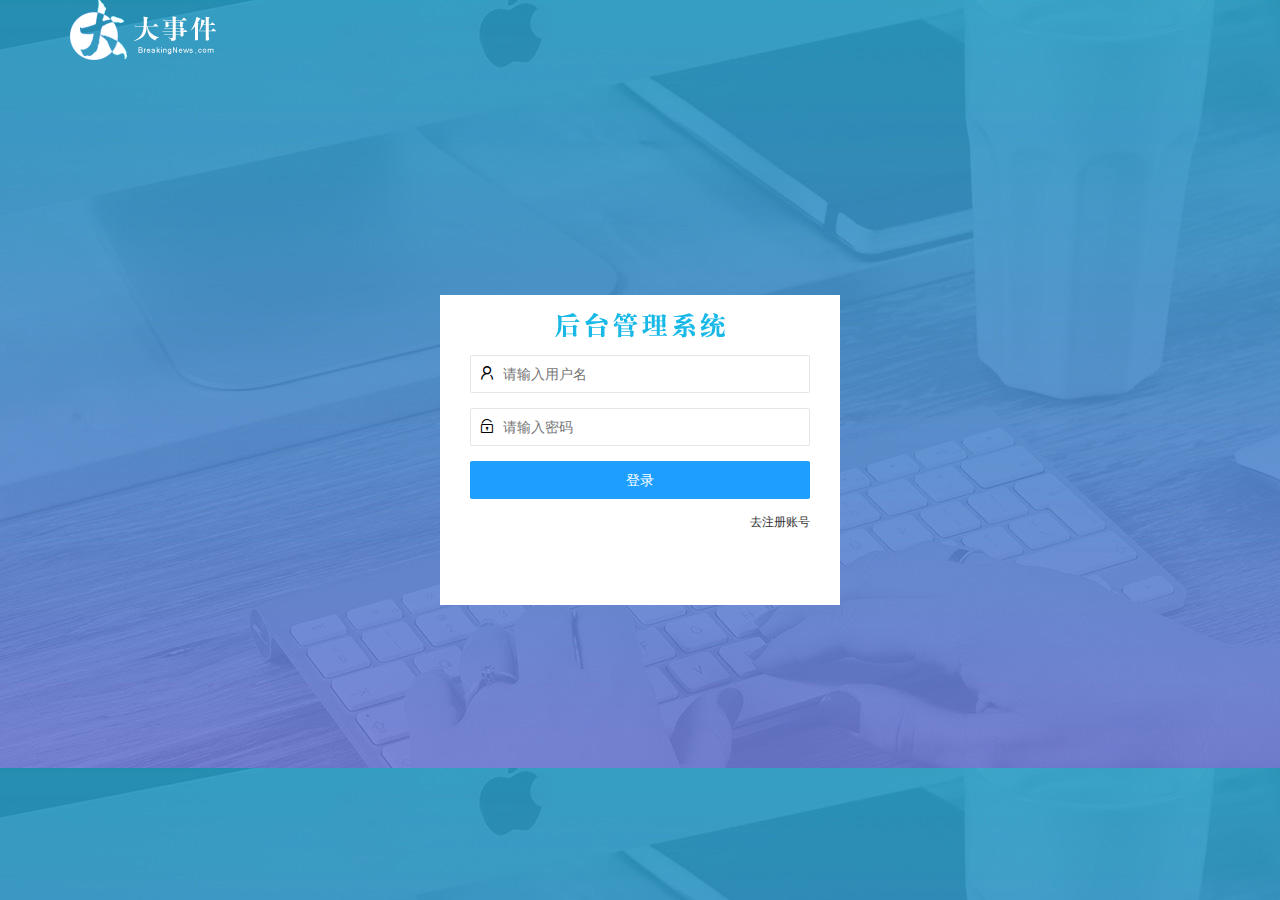
<file: login.html>
<!DOCTYPE html>
<html lang="en">
<head>
    <meta charset="UTF-8">
    <meta http-equiv="X-UA-Compatible" content="IE=edge">
    <meta name="viewport" content="width=device-width, initial-scale=1.0">
    <title>大事件-登陆/注册</title>
    <!-- 导入LayUI样式 -->
    <link rel="stylesheet" href="./assets/lib/layui/css/layui.css">
    <link rel="stylesheet" href="./assets/css/login.css">
</head>
<body>
    <div class="logo layui-main">
        <img src="./assets/images/logo.png" alt="">
    </div>
    <div class="loginAddRegBox">
        <div class="title-box"></div>
        <div class="login-box">
            <!-- 登录表单 -->
            <form class="layui-form" id="login_form">
                <!-- 用户名 -->
                <div class="layui-form-item">
                    <i class="layui-icon layui-icon-username"></i>  
                    <input type="text" name="username" required  lay-verify="required" placeholder="请输入用户名" autocomplete="off" class="layui-input">
                </div>
                <!-- 密码 -->
                <div class="layui-form-item">
                    <i class="layui-icon layui-icon-password"></i>  
                    <input type="password" name="password" required  lay-verify="required|pwd" placeholder="请输入密码" autocomplete="off" class="layui-input">
                </div>
                <!-- 登录按钮 -->
                <div class="layui-form-item">
                    <button class="layui-btn layui-btn-fluid layui-btn layui-btn-normal" lay-submit lay-filter="formDemo">登录</button>
                </div>
                <div class="layui-form-item link">
                    <a href="javascript:;" id="link_reg">去注册账号</a>
                </div>
            </form>
        </div>
        <div class="reg-box">
            <!-- 注册表单 -->
            <form class="layui-form" action="" id="form-reg">
                <!-- 用户名 -->
                <div class="layui-form-item">
                    <i class="layui-icon layui-icon-username"></i>  
                    <input type="text" name="username" required  lay-verify="required" placeholder="请输入用户名" autocomplete="off" class="layui-input">
                </div>
                <!-- 密码 -->
                <div class="layui-form-item">
                    <i class="layui-icon layui-icon-password"></i>  
                    <input type="password" name="password" required  lay-verify="required|pwd" placeholder="请输入密码" autocomplete="off" class="layui-input">
                </div>
                <!-- 再次确认密码 -->
                <div class="layui-form-item">
                    <i class="layui-icon layui-icon-password"></i>  
                    <input type="password" name="repassword" required  lay-verify="required|pwd|repwd" placeholder="再次确认密码" autocomplete="off" class="layui-input">
                </div>
                <!-- 注册按钮 -->
                <div class="layui-form-item">
                    <button class="layui-btn layui-btn-fluid layui-btn layui-btn-normal" lay-submit lay-filter="formDemo">注册</button>
                </div>
                <div class="layui-form-item link">
                    <a href="javascript:;" id="link_login">去登录</a>
                </div>
            </form>
        </div>
    </div>

    <!-- 导入jQuery -->
    <script src="./assets/lib/layui/layui.all.js"></script>
    <script src="./assets/lib/jquery.js"></script>
    <!-- 导入自己封装的baseAPI -->
    <script src="./assets/js/baseAPI.js"></script>
    <script src="./assets/js/login.js"></script>
</body>
</html>
</file>
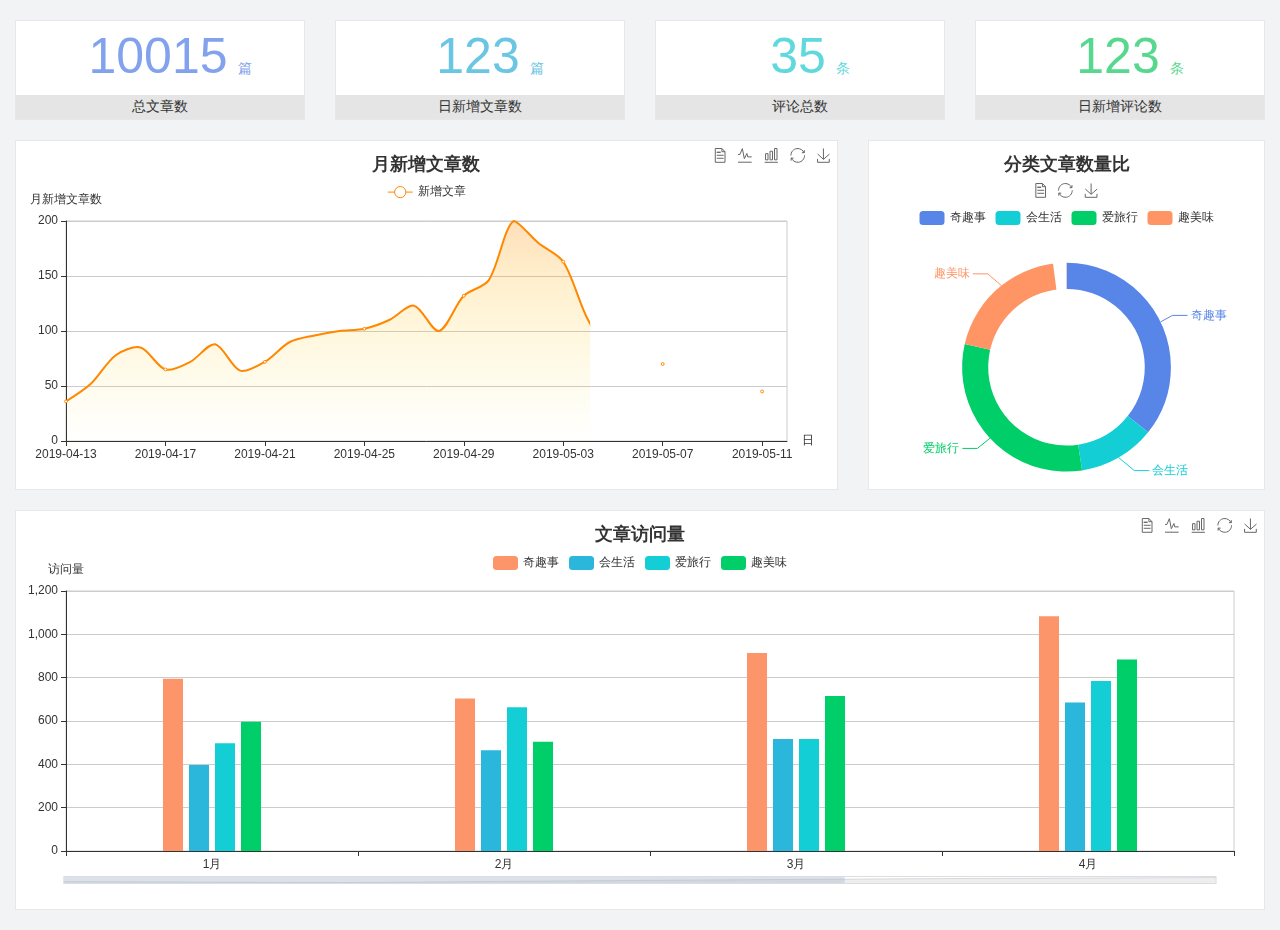
<file: home/dashboard.html>
<!DOCTYPE html>
<html lang="en">

<head>
  <meta charset="UTF-8">
  <meta name="viewport" content="width=device-width, initial-scale=1.0">
  <meta http-equiv="X-UA-Compatible" content="ie=edge">
  <title>图表统计</title>
  <link rel="stylesheet" href="../../assets/lib/bootstrap.css" />
  <link rel="stylesheet" href="../../assets/lib/main.css" />
  <script src="../../assets/lib/jquery.js"></script>
  <script type="text/javascript" src="../../assets/lib/echarts.min.js"></script>
</head>

<body>
  <div class="container-fluid">
    <div class="row spannel_list">
      <div class="col-sm-3 col-xs-6">
        <div class="spannel">
          <em>10015</em><span>篇</span>
          <b>总文章数</b>
        </div>
      </div>
      <div class="col-sm-3 col-xs-6">
        <div class="spannel scolor01">
          <em>123</em><span>篇</span>
          <b>日新增文章数</b>
        </div>
      </div>
      <div class="col-sm-3 col-xs-6">
        <div class="spannel scolor02">
          <em>35</em><span>条</span>
          <b>评论总数</b>
        </div>
      </div>
      <div class="col-sm-3 col-xs-6">
        <div class="spannel scolor03">
          <em>123</em><span>条</span>
          <b>日新增评论数</b>
        </div>
      </div>
    </div>
  </div>

  <div class="container-fluid">
    <div class="row curve-pie">
      <div class="col-lg-8 col-md-8">
        <div class="gragh_pannel" id="curve_show"></div>
      </div>
      <div class="col-lg-4 col-md-4">
        <div class="gragh_pannel" id="pie_show"></div>
      </div>
    </div>
  </div>

  <div class="container-fluid">
    <div class="column_pannel" id="column_show"></div>
  </div>

  <script>
    var oChart = echarts.init(document.getElementById('curve_show'));
    var aList_all = [
      { 'count': 36, 'date': '2019-04-13' },
      { 'count': 52, 'date': '2019-04-14' },
      { 'count': 78, 'date': '2019-04-15' },
      { 'count': 85, 'date': '2019-04-16' },
      { 'count': 65, 'date': '2019-04-17' },
      { 'count': 72, 'date': '2019-04-18' },
      { 'count': 88, 'date': '2019-04-19' },
      { 'count': 64, 'date': '2019-04-20' },
      { 'count': 72, 'date': '2019-04-21' },
      { 'count': 90, 'date': '2019-04-22' },
      { 'count': 96, 'date': '2019-04-23' },
      { 'count': 100, 'date': '2019-04-24' },
      { 'count': 102, 'date': '2019-04-25' },
      { 'count': 110, 'date': '2019-04-26' },
      { 'count': 123, 'date': '2019-04-27' },
      { 'count': 100, 'date': '2019-04-28' },
      { 'count': 132, 'date': '2019-04-29' },
      { 'count': 146, 'date': '2019-04-30' },
      { 'count': 200, 'date': '2019-05-01' },
      { 'count': 180, 'date': '2019-05-02' },
      { 'count': 163, 'date': '2019-05-03' },
      { 'count': 110, 'date': '2019-05-04' },
      { 'count': 80, 'date': '2019-05-05' },
      { 'count': 82, 'date': '2019-05-06' },
      { 'count': 70, 'date': '2019-05-07' },
      { 'count': 65, 'date': '2019-05-08' },
      { 'count': 54, 'date': '2019-05-09' },
      { 'count': 40, 'date': '2019-05-10' },
      { 'count': 45, 'date': '2019-05-11' },
      { 'count': 38, 'date': '2019-05-12' },
    ];

    let aCount = [];
    let aDate = [];

    for (var i = 0; i < aList_all.length; i++) {
      aCount.push(aList_all[i].count);
      aDate.push(aList_all[i].date);
    }

    var chartopt = {
      title: {
        text: '月新增文章数',
        left: 'center',
        top: '10'
      },
      tooltip: {
        trigger: 'axis'
      },
      legend: {
        data: ['新增文章'],
        top: '40'
      },
      toolbox: {
        show: true,
        feature: {
          mark: { show: true },
          dataView: { show: true, readOnly: false },
          magicType: { show: true, type: ['line', 'bar'] },
          restore: { show: true },
          saveAsImage: { show: true }
        }
      },
      calculable: true,
      xAxis: [
        {
          name: '日',
          type: 'category',
          boundaryGap: false,
          data: aDate
        }
      ],
      yAxis: [
        {
          name: '月新增文章数',
          type: 'value'
        }
      ],
      series: [
        {
          name: '新增文章',
          type: 'line',
          smooth: true,
          itemStyle: { normal: { areaStyle: { type: 'default' }, color: '#f80' }, lineStyle: { color: '#f80' } },
          data: aCount
        }],
      areaStyle: {
        normal: {
          color: new echarts.graphic.LinearGradient(0, 0, 0, 1, [{
            offset: 0,
            color: 'rgba(255,136,0,0.39)'
          }, {
            offset: .34,
            color: 'rgba(255,180,0,0.25)'
          }, {
            offset: 1,
            color: 'rgba(255,222,0,0.00)'
          }])

        }
      },
      grid: {
        show: true,
        x: 50,
        x2: 50,
        y: 80,
        height: 220
      }
    };

    oChart.setOption(chartopt);


    var oPie = echarts.init(document.getElementById('pie_show'));
    var oPieopt =
    {
      title: {
        top: 10,
        text: '分类文章数量比',
        x: 'center'
      },
      tooltip: {
        trigger: 'item',
        formatter: "{a} <br/>{b} : {c} ({d}%)"
      },
      color: ['#5885e8', '#13cfd5', '#00ce68', '#ff9565'],
      legend: {
        x: 'center',
        top: 65,
        data: ['奇趣事', '会生活', '爱旅行', '趣美味']
      },
      toolbox: {
        show: true,
        x: 'center',
        top: 35,
        feature: {
          mark: { show: true },
          dataView: { show: true, readOnly: false },
          magicType: {
            show: true,
            type: ['pie', 'funnel'],
            option: {
              funnel: {
                x: '25%',
                width: '50%',
                funnelAlign: 'left',
                max: 1548
              }
            }
          },
          restore: { show: true },
          saveAsImage: { show: true }
        }
      },
      calculable: true,
      series: [
        {
          name: '访问来源',
          type: 'pie',
          radius: ['45%', '60%'],
          center: ['50%', '65%'],
          data: [
            { value: 300, name: '奇趣事' },
            { value: 100, name: '会生活' },
            { value: 260, name: '爱旅行' },
            { value: 180, name: '趣美味' }
          ]
        }
      ]
    };
    oPie.setOption(oPieopt);



    var oColumn = this.echarts.init(document.getElementById('column_show'));
    var oColumnopt =
    {
      title: {
        text: '文章访问量',
        left: 'center',
        top: '10'
      },
      tooltip: {
        trigger: 'axis'
      },
      legend: {
        data: ['奇趣事', '会生活', '爱旅行', '趣美味'],
        top: '40'
      },
      toolbox: {
        show: true,
        feature: {
          mark: { show: true },
          dataView: { show: true, readOnly: false },
          magicType: { show: true, type: ['line', 'bar'] },
          restore: { show: true },
          saveAsImage: { show: true }
        }
      },
      calculable: true,
      xAxis: [
        {
          type: 'category',
          data: ['1月', '2月', '3月', '4月', '5月']
        }
      ],
      yAxis: [
        {
          name: '访问量',
          type: 'value'
        }
      ],
      series: [
        {
          name: '奇趣事',
          type: 'bar',
          barWidth: 20,
          itemStyle: {
            normal: { areaStyle: { type: 'default' }, color: '#fd956a' }
          },
          data: [800, 708, 920, 1090, 1200]
        },
        {
          name: '会生活',
          type: 'bar',
          barWidth: 20,
          itemStyle: {
            normal: { areaStyle: { type: 'default' }, color: '#2bb6db' }
          },
          data: [400, 468, 520, 690, 800]
        },
        {
          name: '爱旅行',
          type: 'bar',
          barWidth: 20,
          itemStyle: {
            normal: { areaStyle: { type: 'default' }, color: '#13cfd5' }
          },
          data: [500, 668, 520, 790, 900]
        },
        {
          name: '趣美味',
          type: 'bar',
          barWidth: 20,
          itemStyle: {
            normal: { areaStyle: { type: 'default' }, color: '#00ce68' }
          },
          data: [600, 508, 720, 890, 1000]
        }
      ],
      grid: {
        show: true,
        x: 50,
        x2: 30,
        y: 80,
        height: 260
      },
      dataZoom: [//给x轴设置滚动条
        {
          start: 0,//默认为0
          end: 100 - 1000 / 31,//默认为100
          type: 'slider',
          show: true,
          xAxisIndex: [0],
          handleSize: 0,//滑动条的 左右2个滑动条的大小
          height: 8,//组件高度
          left: 45, //左边的距离
          right: 50,//右边的距离
          bottom: 26,//右边的距离
          handleColor: '#ddd',//h滑动图标的颜色
          handleStyle: {
            borderColor: "#cacaca",
            borderWidth: "1",
            shadowBlur: 2,
            background: "#ddd",
            shadowColor: "#ddd",
          }
        }]
    };
    oColumn.setOption(oColumnopt);
  </script>
</body>

</html>
</file>
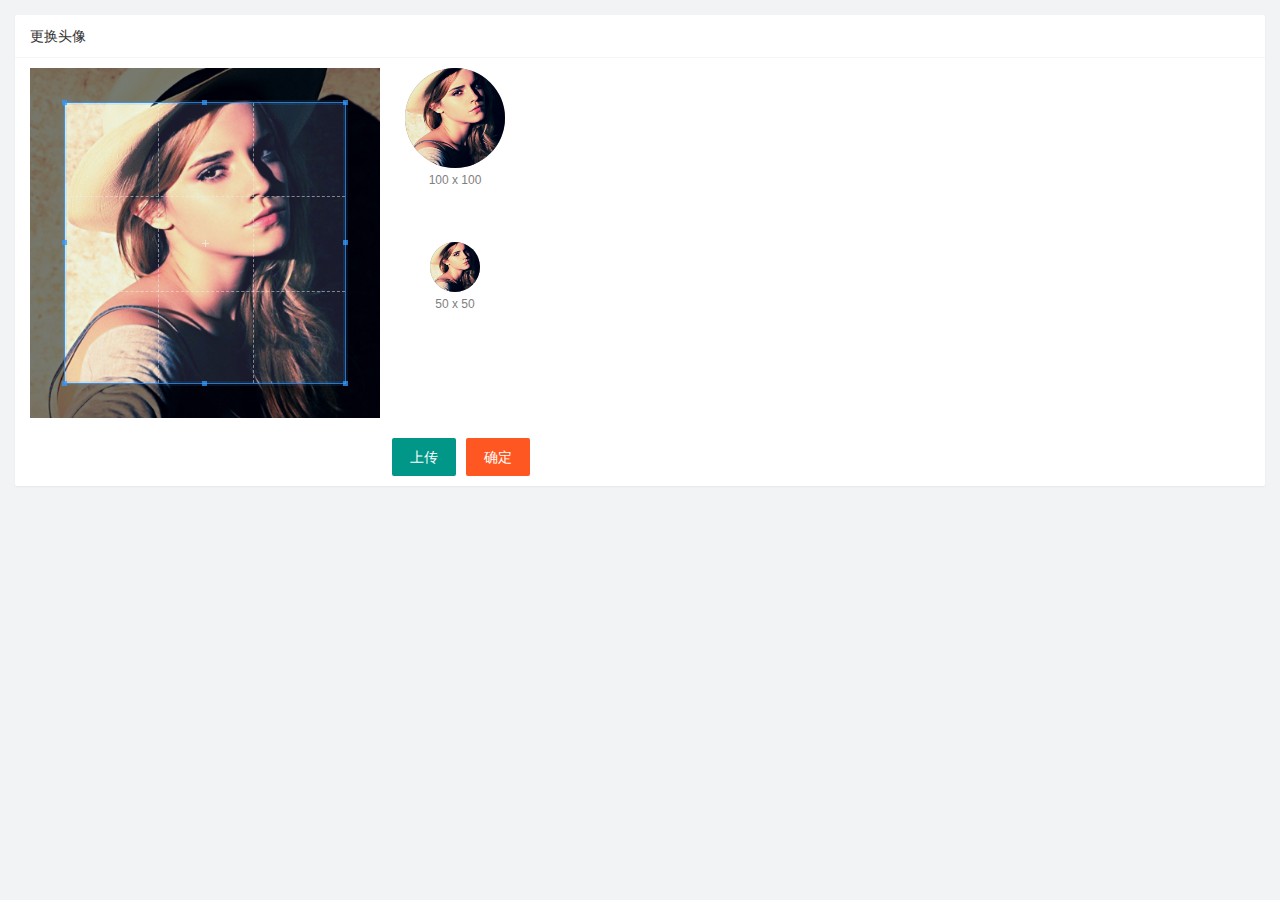
<file: user/user_avatar.html>
<!DOCTYPE html>
<html lang="en">
<head>
    <meta charset="UTF-8">
    <meta http-equiv="X-UA-Compatible" content="IE=edge">
    <meta name="viewport" content="width=device-width, initial-scale=1.0">
    <title>Document</title>
    <link rel="stylesheet" href="../assets/lib/layui/css/layui.css">
    <!-- 用到cropper来做头像裁剪 -->
    <link rel="stylesheet" href="../assets/lib/cropper/cropper.css">
    <link rel="stylesheet" href="../assets/css/user/user_avatar.css">
</head>
<body>
    <div class="layui-card">
        <div class="layui-card-header">更换头像</div>
        <div class="layui-card-body">
           <!-- 第一行的图片裁剪和预览区域 -->
            <div class="row1">
                <!-- 图片裁剪区域 -->
                <div class="cropper-box">
                <!-- 这个 img 标签很重要，将来会把它初始化为裁剪区域 -->
                <img id="image" src="/assets/images/sample.jpg" />
                </div>
                <!-- 图片的预览区域 -->
                <div class="preview-box">
                <div>
                    <!-- 宽高为 100px 的预览区域 -->
                    <div class="img-preview w100"></div>
                    <p class="size">100 x 100</p>
                </div>
                <div>
                    <!-- 宽高为 50px 的预览区域 -->
                    <div class="img-preview w50"></div>
                    <p class="size">50 x 50</p>
                </div>
                </div>
            </div>

            <!-- 第二行的按钮区域 -->
            <div class="row2">
                <input type="file" id="file" accept="image/png,image/jpeg">
                <button type="button" class="layui-btn" id="btnChooseImg">上传</button>
                <button type="button" class="layui-btn layui-btn-danger" id="btnUpload">确定</button>
            </div>
        </div>
    </div>
    <script src="../assets/lib/layui/layui.all.js"></script>
    <script src="../assets/lib/jquery.js"></script>
    <!-- 我们还要导入cropper的js文件和jquery-cropper的js文件 -->
    <script src="../assets/lib/cropper/Cropper.js"></script>
    <script src="../assets/lib/cropper/jquery-cropper.js"></script>
    <script src="../assets/js/baseAPI.js"></script>
    <script src="../assets/js/user/user_avatar.js"></script>
</body>
</html>
</file>
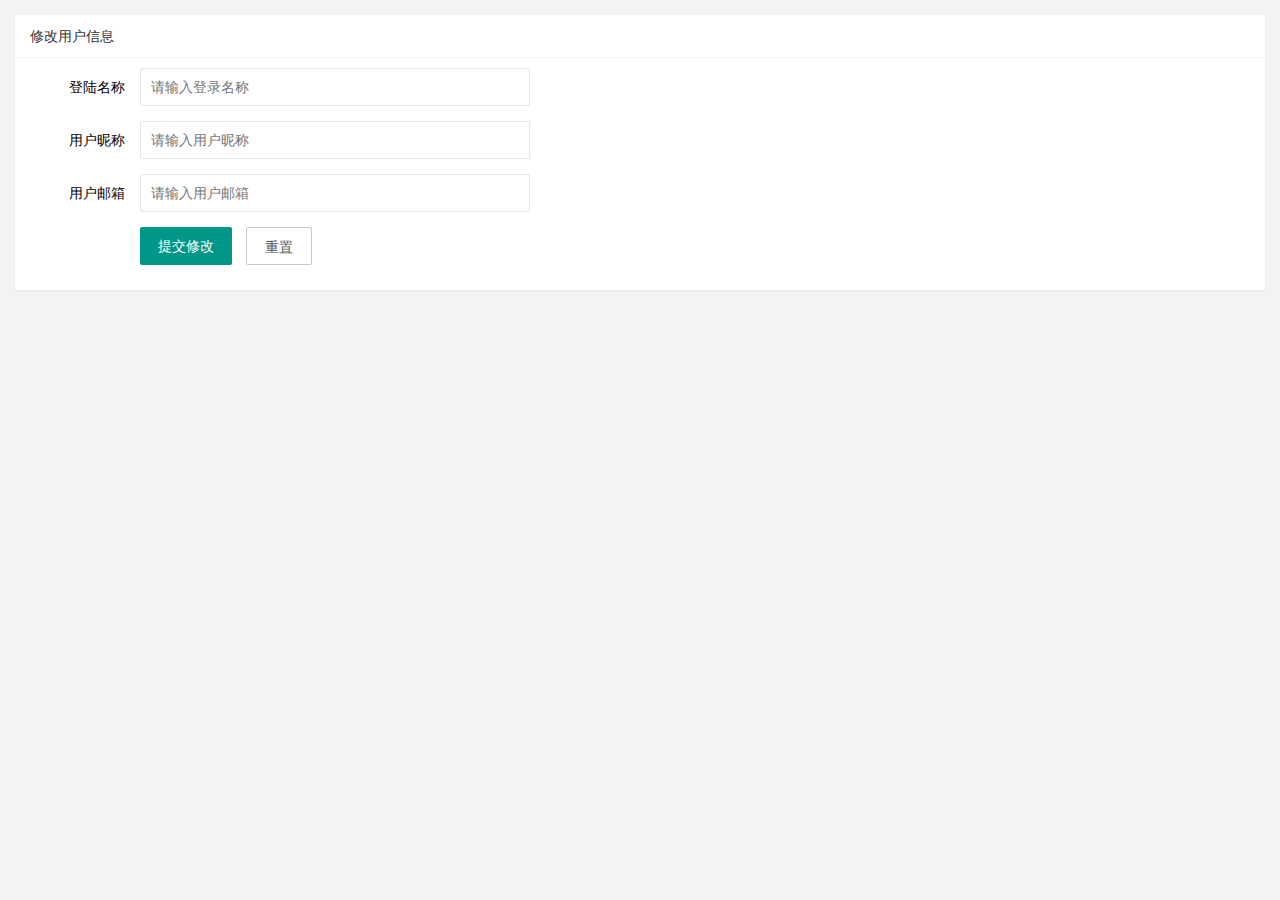
<file: user/user_info.html>
<!DOCTYPE html>
<html lang="en">
<head>
    <meta charset="UTF-8">
    <meta http-equiv="X-UA-Compatible" content="IE=edge">
    <meta name="viewport" content="width=device-width, initial-scale=1.0">
    <title>Document</title>
    <link rel="stylesheet" href="../assets/lib/layui/css/layui.css">
    <link rel="stylesheet" href="../assets/css/user/user_info.css">
</head>
<body>
    <div class="layui-card">
        <div class="layui-card-header">修改用户信息</div>
        <div class="layui-card-body">
            <form class="layui-form" lay-filter="formUserInfo">
                <!-- 由于提交的时候，还需要提交id属性 但是页面不能显示id给用户更改 所以写一个隐藏域（在调用val方法给表单内容赋值的时候这个隐藏域也会拿到值） -->
                <input type="hidden" name="id" value="">
                <div class="layui-form-item">
                  <label class="layui-form-label">登陆名称</label>
                  <div class="layui-input-block">
                    <input type="text" name="username" required  lay-verify="required" placeholder="请输入登录名称" autocomplete="off" class="layui-input" readonly>
                  </div>
                </div>
                <div class="layui-form-item">
                  <label class="layui-form-label">用户昵称</label>
                  <div class="layui-input-block">
                    <input type="text" name="nickname" required  lay-verify="required|nickname" placeholder="请输入用户昵称" autocomplete="off" class="layui-input">
                  </div>
                </div>
                <div class="layui-form-item">
                  <label class="layui-form-label">用户邮箱</label>
                  <div class="layui-input-block">
                    <input type="text" name="email" required  lay-verify="required|email" placeholder="请输入用户邮箱" autocomplete="off" class="layui-input">
                  </div>
                </div>
                <div class="layui-form-item">
                    <div class="layui-input-block">
                      <button class="layui-btn" lay-submit lay-filter="formDemo">提交修改</button>
                      <button type="reset" class="layui-btn layui-btn-primary" id="btnReset">重置</button>
                    </div>
                </div>
            </form>
        </div>
      </div>
      <script src="../assets/lib/layui/layui.all.js"></script>
      <script src="../assets/lib/jquery.js"></script>
      <script src="../assets/js/baseAPI.js"></script>
      <script src="../assets/js/user/user_info.js"></script>
</body>
</html>
</file>
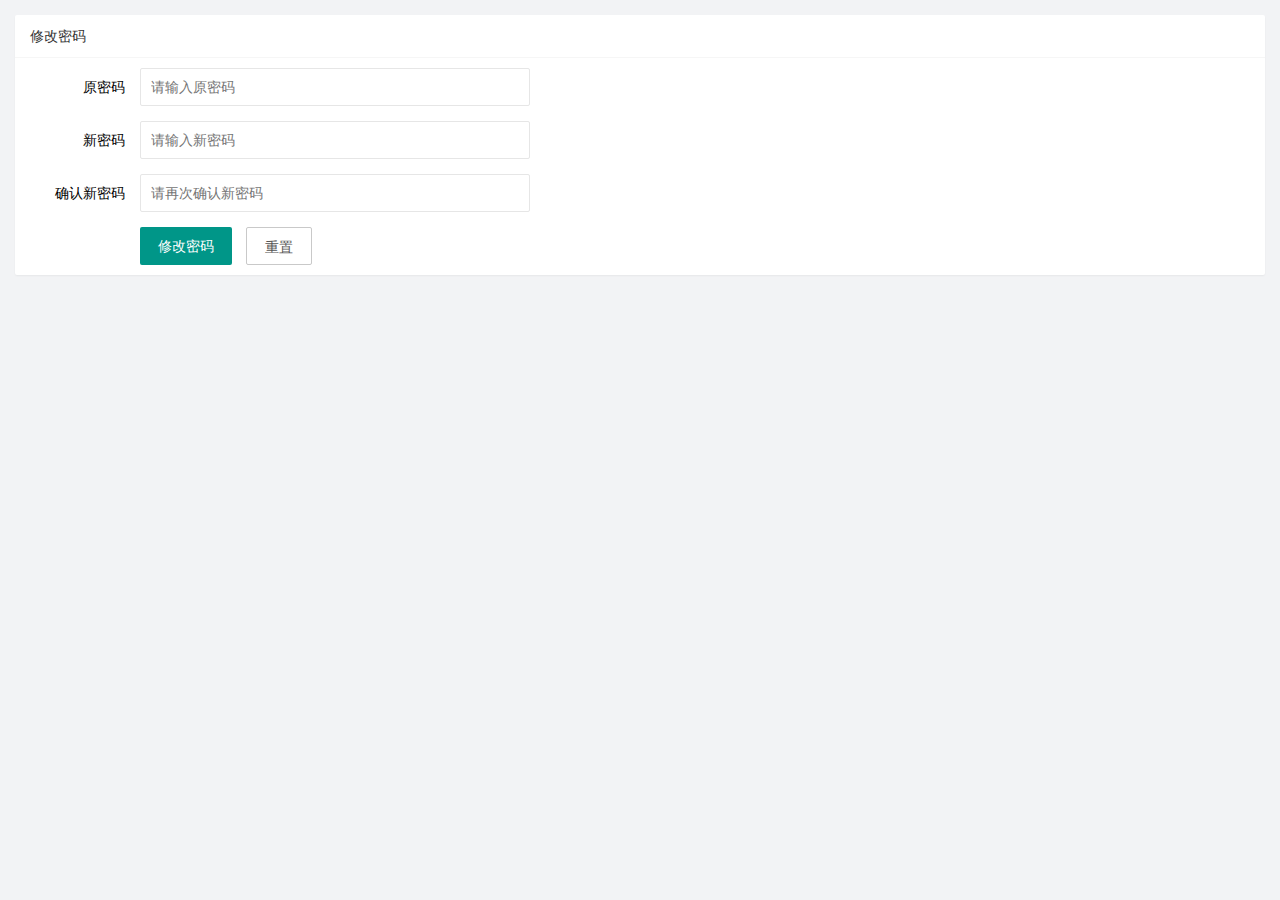
<file: user/user_pwd.html>
<!DOCTYPE html>
<html lang="en">
<head>
    <meta charset="UTF-8">
    <meta http-equiv="X-UA-Compatible" content="IE=edge">
    <meta name="viewport" content="width=device-width, initial-scale=1.0">
    <title>Document</title>
    <link rel="stylesheet" href="../assets/lib/layui/css/layui.css">
    <link rel="stylesheet" href="../assets/css/user/user_pwd.css">
</head>
<body>
    <div class="layui-card">
        <div class="layui-card-header">修改密码</div>
        <div class="layui-card-body">
            <form class="layui-form" action="">
                <div class="layui-form-item">
                  <label class="layui-form-label">原密码</label>
                  <div class="layui-input-block">
                    <input type="password" name="oldPwd" required  lay-verify="required|pwd" placeholder="请输入原密码" autocomplete="off" class="layui-input">
                  </div>
                </div>
                <div class="layui-form-item">
                  <label class="layui-form-label">新密码</label>
                  <div class="layui-input-block">
                    <input type="password" name="newPwd" required  lay-verify="required|pwd|samePwd" placeholder="请输入新密码" autocomplete="off" class="layui-input">
                  </div>
                </div>
                <div class="layui-form-item">
                  <label class="layui-form-label">确认新密码</label>
                  <div class="layui-input-block">
                    <input type="password" name="rePwd" required  lay-verify="required|pwd|rePwd" placeholder="请再次确认新密码" autocomplete="off" class="layui-input">
                  </div>
                </div>
                <div class="layui-input-block">
                    <button class="layui-btn" lay-submit lay-filter="formDemo">修改密码</button>
                    <button type="reset" class="layui-btn layui-btn-primary">重置</button>
                </div>
            </form>
        </div>
      </div>
      <script src="../assets/lib/layui/layui.all.js"></script>
      <script src="../assets/lib/jquery.js"></script>
      <script src="../assets/js/baseAPI.js"></script>
      <script src="../assets/js/user/user_pwd.js"></script>
</body>
</html>
</file>
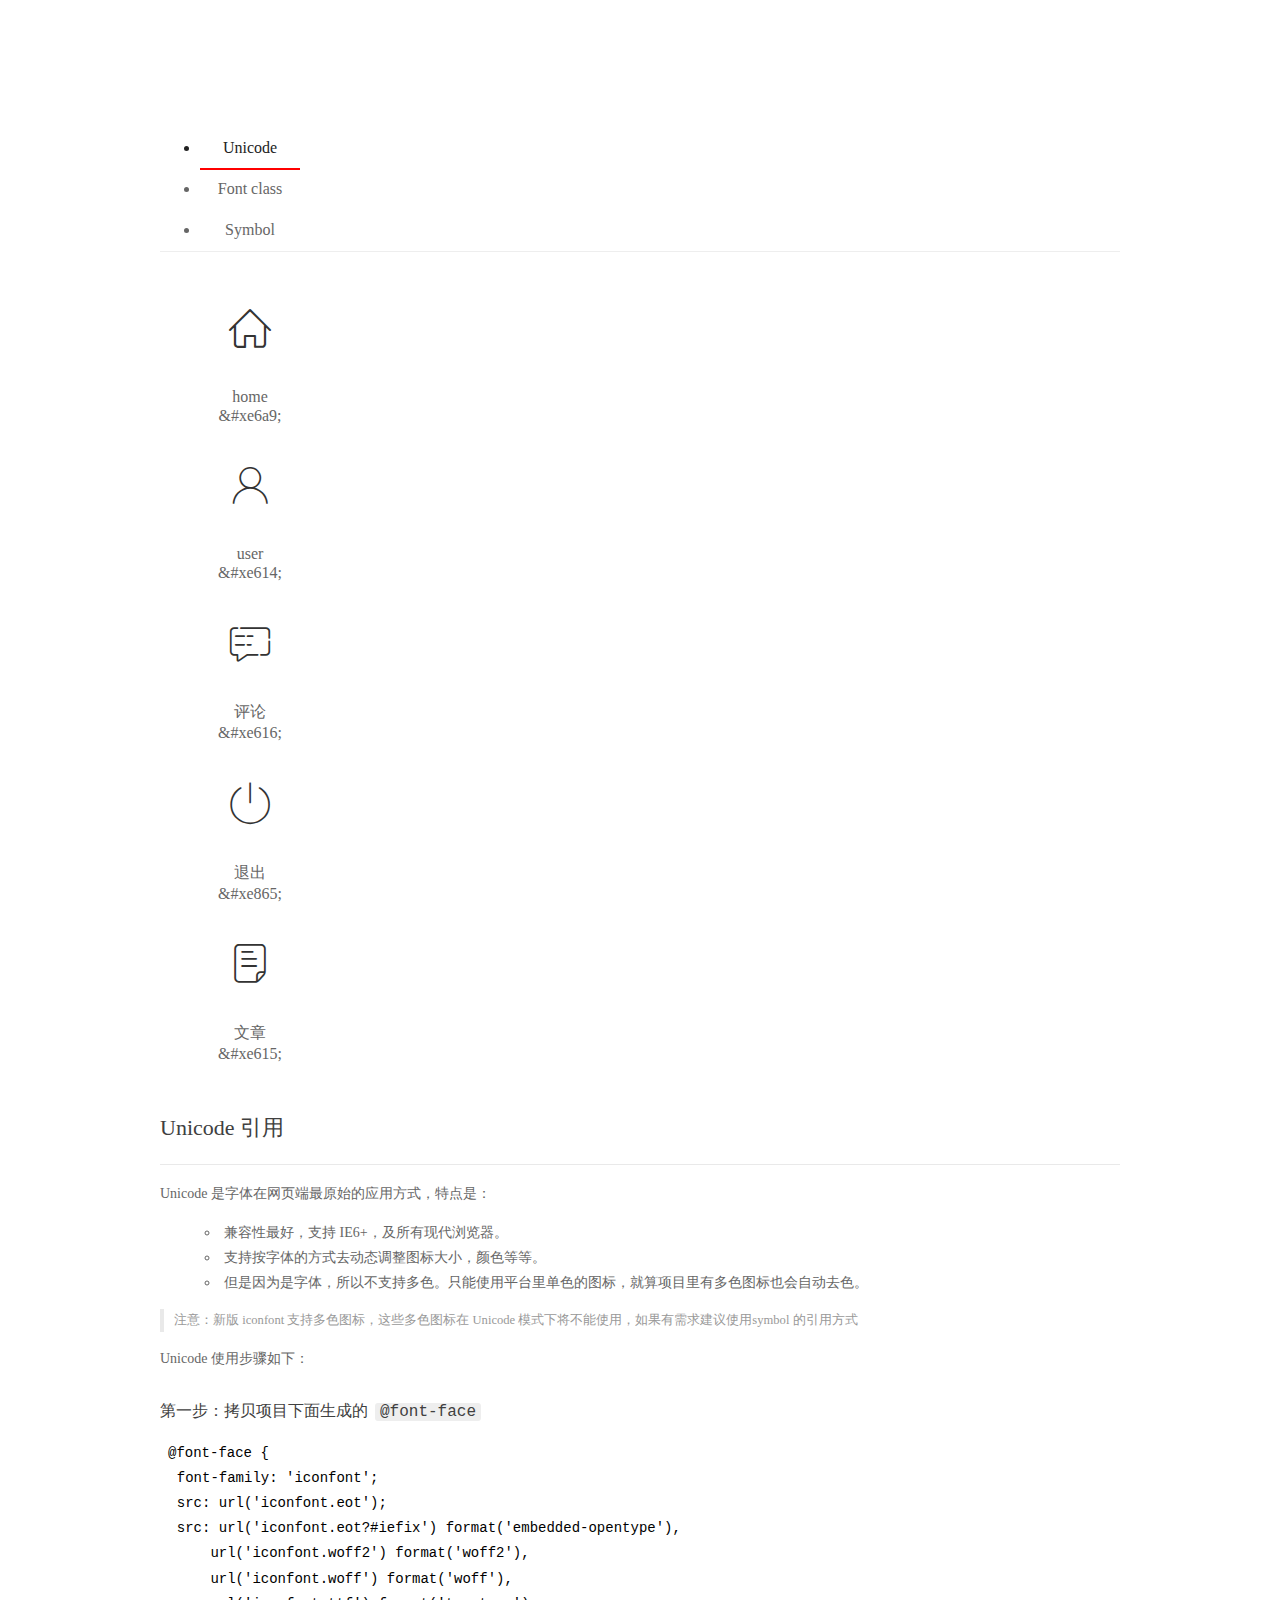
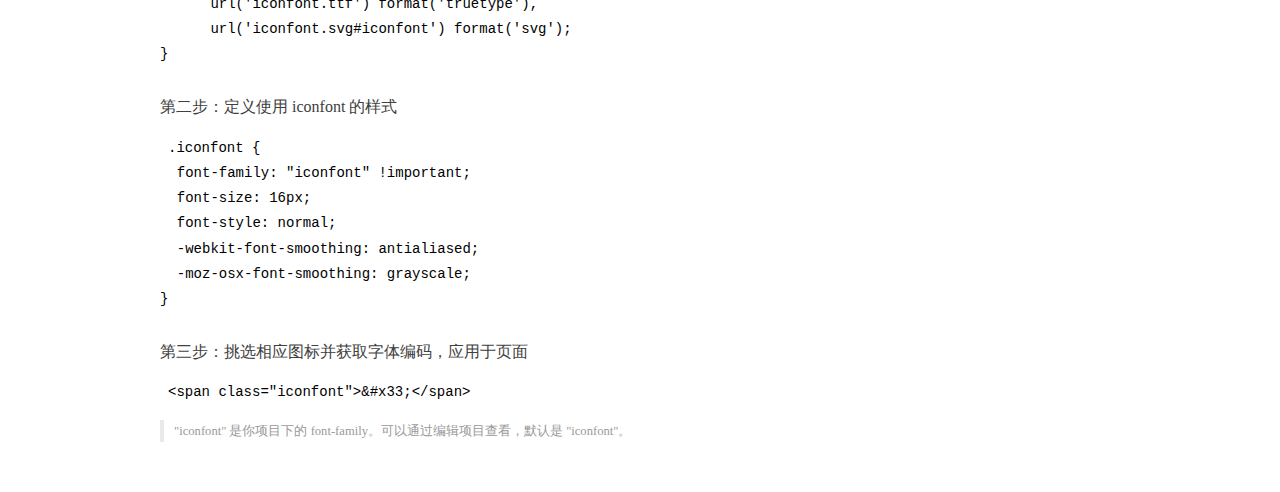
<file: assets/fonts/demo_index.html>
<!DOCTYPE html>
<html>
<head>
  <meta charset="utf-8"/>
  <title>IconFont Demo</title>
  <link rel="shortcut icon" href="https://gtms04.alicdn.com/tps/i4/TB1_oz6GVXXXXaFXpXXJDFnIXXX-64-64.ico" type="image/x-icon"/>
  <link rel="stylesheet" href="https://g.alicdn.com/thx/cube/1.3.2/cube.min.css">
  <link rel="stylesheet" href="demo.css">
  <link rel="stylesheet" href="iconfont.css">
  <script src="iconfont.js"></script>
  <!-- jQuery -->
  <script src="https://a1.alicdn.com/oss/uploads/2018/12/26/7bfddb60-08e8-11e9-9b04-53e73bb6408b.js"></script>
  <!-- 代码高亮 -->
  <script src="https://a1.alicdn.com/oss/uploads/2018/12/26/a3f714d0-08e6-11e9-8a15-ebf944d7534c.js"></script>
</head>
<body>
  <div class="main">
    <h1 class="logo"><a href="https://www.iconfont.cn/" title="iconfont 首页" target="_blank">&#xe86b;</a></h1>
    <div class="nav-tabs">
      <ul id="tabs" class="dib-box">
        <li class="dib active"><span>Unicode</span></li>
        <li class="dib"><span>Font class</span></li>
        <li class="dib"><span>Symbol</span></li>
      </ul>
      
    </div>
    <div class="tab-container">
      <div class="content unicode" style="display: block;">
          <ul class="icon_lists dib-box">
          
            <li class="dib">
              <span class="icon iconfont">&#xe6a9;</span>
                <div class="name">home</div>
                <div class="code-name">&amp;#xe6a9;</div>
              </li>
          
            <li class="dib">
              <span class="icon iconfont">&#xe614;</span>
                <div class="name">user</div>
                <div class="code-name">&amp;#xe614;</div>
              </li>
          
            <li class="dib">
              <span class="icon iconfont">&#xe616;</span>
                <div class="name">评论</div>
                <div class="code-name">&amp;#xe616;</div>
              </li>
          
            <li class="dib">
              <span class="icon iconfont">&#xe865;</span>
                <div class="name">退出</div>
                <div class="code-name">&amp;#xe865;</div>
              </li>
          
            <li class="dib">
              <span class="icon iconfont">&#xe615;</span>
                <div class="name">文章</div>
                <div class="code-name">&amp;#xe615;</div>
              </li>
          
          </ul>
          <div class="article markdown">
          <h2 id="unicode-">Unicode 引用</h2>
          <hr>

          <p>Unicode 是字体在网页端最原始的应用方式，特点是：</p>
          <ul>
            <li>兼容性最好，支持 IE6+，及所有现代浏览器。</li>
            <li>支持按字体的方式去动态调整图标大小，颜色等等。</li>
            <li>但是因为是字体，所以不支持多色。只能使用平台里单色的图标，就算项目里有多色图标也会自动去色。</li>
          </ul>
          <blockquote>
            <p>注意：新版 iconfont 支持多色图标，这些多色图标在 Unicode 模式下将不能使用，如果有需求建议使用symbol 的引用方式</p>
          </blockquote>
          <p>Unicode 使用步骤如下：</p>
          <h3 id="-font-face">第一步：拷贝项目下面生成的 <code>@font-face</code></h3>
<pre><code class="language-css"
>@font-face {
  font-family: 'iconfont';
  src: url('iconfont.eot');
  src: url('iconfont.eot?#iefix') format('embedded-opentype'),
      url('iconfont.woff2') format('woff2'),
      url('iconfont.woff') format('woff'),
      url('iconfont.ttf') format('truetype'),
      url('iconfont.svg#iconfont') format('svg');
}
</code></pre>
          <h3 id="-iconfont-">第二步：定义使用 iconfont 的样式</h3>
<pre><code class="language-css"
>.iconfont {
  font-family: "iconfont" !important;
  font-size: 16px;
  font-style: normal;
  -webkit-font-smoothing: antialiased;
  -moz-osx-font-smoothing: grayscale;
}
</code></pre>
          <h3 id="-">第三步：挑选相应图标并获取字体编码，应用于页面</h3>
<pre>
<code class="language-html"
>&lt;span class="iconfont"&gt;&amp;#x33;&lt;/span&gt;
</code></pre>
          <blockquote>
            <p>"iconfont" 是你项目下的 font-family。可以通过编辑项目查看，默认是 "iconfont"。</p>
          </blockquote>
          </div>
      </div>
      <div class="content font-class">
        <ul class="icon_lists dib-box">
          
          <li class="dib">
            <span class="icon iconfont icon-home"></span>
            <div class="name">
              home
            </div>
            <div class="code-name">.icon-home
            </div>
          </li>
          
          <li class="dib">
            <span class="icon iconfont icon-user"></span>
            <div class="name">
              user
            </div>
            <div class="code-name">.icon-user
            </div>
          </li>
          
          <li class="dib">
            <span class="icon iconfont icon-pinglun"></span>
            <div class="name">
              评论
            </div>
            <div class="code-name">.icon-pinglun
            </div>
          </li>
          
          <li class="dib">
            <span class="icon iconfont icon-tuichu"></span>
            <div class="name">
              退出
            </div>
            <div class="code-name">.icon-tuichu
            </div>
          </li>
          
          <li class="dib">
            <span class="icon iconfont icon-16"></span>
            <div class="name">
              文章
            </div>
            <div class="code-name">.icon-16
            </div>
          </li>
          
        </ul>
        <div class="article markdown">
        <h2 id="font-class-">font-class 引用</h2>
        <hr>

        <p>font-class 是 Unicode 使用方式的一种变种，主要是解决 Unicode 书写不直观，语意不明确的问题。</p>
        <p>与 Unicode 使用方式相比，具有如下特点：</p>
        <ul>
          <li>兼容性良好，支持 IE8+，及所有现代浏览器。</li>
          <li>相比于 Unicode 语意明确，书写更直观。可以很容易分辨这个 icon 是什么。</li>
          <li>因为使用 class 来定义图标，所以当要替换图标时，只需要修改 class 里面的 Unicode 引用。</li>
          <li>不过因为本质上还是使用的字体，所以多色图标还是不支持的。</li>
        </ul>
        <p>使用步骤如下：</p>
        <h3 id="-fontclass-">第一步：引入项目下面生成的 fontclass 代码：</h3>
<pre><code class="language-html">&lt;link rel="stylesheet" href="./iconfont.css"&gt;
</code></pre>
        <h3 id="-">第二步：挑选相应图标并获取类名，应用于页面：</h3>
<pre><code class="language-html">&lt;span class="iconfont icon-xxx"&gt;&lt;/span&gt;
</code></pre>
        <blockquote>
          <p>"
            iconfont" 是你项目下的 font-family。可以通过编辑项目查看，默认是 "iconfont"。</p>
        </blockquote>
      </div>
      </div>
      <div class="content symbol">
          <ul class="icon_lists dib-box">
          
            <li class="dib">
                <svg class="icon svg-icon" aria-hidden="true">
                  <use xlink:href="#icon-home"></use>
                </svg>
                <div class="name">home</div>
                <div class="code-name">#icon-home</div>
            </li>
          
            <li class="dib">
                <svg class="icon svg-icon" aria-hidden="true">
                  <use xlink:href="#icon-user"></use>
                </svg>
                <div class="name">user</div>
                <div class="code-name">#icon-user</div>
            </li>
          
            <li class="dib">
                <svg class="icon svg-icon" aria-hidden="true">
                  <use xlink:href="#icon-pinglun"></use>
                </svg>
                <div class="name">评论</div>
                <div class="code-name">#icon-pinglun</div>
            </li>
          
            <li class="dib">
                <svg class="icon svg-icon" aria-hidden="true">
                  <use xlink:href="#icon-tuichu"></use>
                </svg>
                <div class="name">退出</div>
                <div class="code-name">#icon-tuichu</div>
            </li>
          
            <li class="dib">
                <svg class="icon svg-icon" aria-hidden="true">
                  <use xlink:href="#icon-16"></use>
                </svg>
                <div class="name">文章</div>
                <div class="code-name">#icon-16</div>
            </li>
          
          </ul>
          <div class="article markdown">
          <h2 id="symbol-">Symbol 引用</h2>
          <hr>

          <p>这是一种全新的使用方式，应该说这才是未来的主流，也是平台目前推荐的用法。相关介绍可以参考这篇<a href="">文章</a>
            这种用法其实是做了一个 SVG 的集合，与另外两种相比具有如下特点：</p>
          <ul>
            <li>支持多色图标了，不再受单色限制。</li>
            <li>通过一些技巧，支持像字体那样，通过 <code>font-size</code>, <code>color</code> 来调整样式。</li>
            <li>兼容性较差，支持 IE9+，及现代浏览器。</li>
            <li>浏览器渲染 SVG 的性能一般，还不如 png。</li>
          </ul>
          <p>使用步骤如下：</p>
          <h3 id="-symbol-">第一步：引入项目下面生成的 symbol 代码：</h3>
<pre><code class="language-html">&lt;script src="./iconfont.js"&gt;&lt;/script&gt;
</code></pre>
          <h3 id="-css-">第二步：加入通用 CSS 代码（引入一次就行）：</h3>
<pre><code class="language-html">&lt;style&gt;
.icon {
  width: 1em;
  height: 1em;
  vertical-align: -0.15em;
  fill: currentColor;
  overflow: hidden;
}
&lt;/style&gt;
</code></pre>
          <h3 id="-">第三步：挑选相应图标并获取类名，应用于页面：</h3>
<pre><code class="language-html">&lt;svg class="icon" aria-hidden="true"&gt;
  &lt;use xlink:href="#icon-xxx"&gt;&lt;/use&gt;
&lt;/svg&gt;
</code></pre>
          </div>
      </div>

    </div>
  </div>
  <script>
  $(document).ready(function () {
      $('.tab-container .content:first').show()

      $('#tabs li').click(function (e) {
        var tabContent = $('.tab-container .content')
        var index = $(this).index()

        if ($(this).hasClass('active')) {
          return
        } else {
          $('#tabs li').removeClass('active')
          $(this).addClass('active')

          tabContent.hide().eq(index).fadeIn()
        }
      })
    })
  </script>
</body>
</html>
</file>
<file: assets/lib/layui/css/layui.css>
/** layui-v2.5.5 MIT License By https://www.layui.com */
 .layui-inline,img{display:inline-block;vertical-align:middle}h1,h2,h3,h4,h5,h6{font-weight:400}.layui-edge,.layui-header,.layui-inline,.layui-main{position:relative}.layui-body,.layui-edge,.layui-elip{overflow:hidden}.layui-btn,.layui-edge,.layui-inline,img{vertical-align:middle}.layui-btn,.layui-disabled,.layui-icon,.layui-unselect{-moz-user-select:none;-webkit-user-select:none;-ms-user-select:none}.layui-elip,.layui-form-checkbox span,.layui-form-pane .layui-form-label{text-overflow:ellipsis;white-space:nowrap}.layui-breadcrumb,.layui-tree-btnGroup{visibility:hidden}blockquote,body,button,dd,div,dl,dt,form,h1,h2,h3,h4,h5,h6,input,li,ol,p,pre,td,textarea,th,ul{margin:0;padding:0;-webkit-tap-highlight-color:rgba(0,0,0,0)}a:active,a:hover{outline:0}img{border:none}li{list-style:none}table{border-collapse:collapse;border-spacing:0}h4,h5,h6{font-size:100%}button,input,optgroup,option,select,textarea{font-family:inherit;font-size:inherit;font-style:inherit;font-weight:inherit;outline:0}pre{white-space:pre-wrap;white-space:-moz-pre-wrap;white-space:-pre-wrap;white-space:-o-pre-wrap;word-wrap:break-word}body{line-height:24px;font:14px Helvetica Neue,Helvetica,PingFang SC,Tahoma,Arial,sans-serif}hr{height:1px;margin:10px 0;border:0;clear:both}a{color:#333;text-decoration:none}a:hover{color:#777}a cite{font-style:normal;*cursor:pointer}.layui-border-box,.layui-border-box *{box-sizing:border-box}.layui-box,.layui-box *{box-sizing:content-box}.layui-clear{clear:both;*zoom:1}.layui-clear:after{content:'\20';clear:both;*zoom:1;display:block;height:0}.layui-inline{*display:inline;*zoom:1}.layui-edge{display:inline-block;width:0;height:0;border-width:6px;border-style:dashed;border-color:transparent}.layui-edge-top{top:-4px;border-bottom-color:#999;border-bottom-style:solid}.layui-edge-right{border-left-color:#999;border-left-style:solid}.layui-edge-bottom{top:2px;border-top-color:#999;border-top-style:solid}.layui-edge-left{border-right-color:#999;border-right-style:solid}.layui-disabled,.layui-disabled:hover{color:#d2d2d2!important;cursor:not-allowed!important}.layui-circle{border-radius:100%}.layui-show{display:block!important}.layui-hide{display:none!important}@font-face{font-family:layui-icon;src:url(../font/iconfont.eot?v=250);src:url(../font/iconfont.eot?v=250#iefix) format('embedded-opentype'),url(../font/iconfont.woff2?v=250) format('woff2'),url(../font/iconfont.woff?v=250) format('woff'),url(../font/iconfont.ttf?v=250) format('truetype'),url(../font/iconfont.svg?v=250#layui-icon) format('svg')}.layui-icon{font-family:layui-icon!important;font-size:16px;font-style:normal;-webkit-font-smoothing:antialiased;-moz-osx-font-smoothing:grayscale}.layui-icon-reply-fill:before{content:"\e611"}.layui-icon-set-fill:before{content:"\e614"}.layui-icon-menu-fill:before{content:"\e60f"}.layui-icon-search:before{content:"\e615"}.layui-icon-share:before{content:"\e641"}.layui-icon-set-sm:before{content:"\e620"}.layui-icon-engine:before{content:"\e628"}.layui-icon-close:before{content:"\1006"}.layui-icon-close-fill:before{content:"\1007"}.layui-icon-chart-screen:before{content:"\e629"}.layui-icon-star:before{content:"\e600"}.layui-icon-circle-dot:before{content:"\e617"}.layui-icon-chat:before{content:"\e606"}.layui-icon-release:before{content:"\e609"}.layui-icon-list:before{content:"\e60a"}.layui-icon-chart:before{content:"\e62c"}.layui-icon-ok-circle:before{content:"\1005"}.layui-icon-layim-theme:before{content:"\e61b"}.layui-icon-table:before{content:"\e62d"}.layui-icon-right:before{content:"\e602"}.layui-icon-left:before{content:"\e603"}.layui-icon-cart-simple:before{content:"\e698"}.layui-icon-face-cry:before{content:"\e69c"}.layui-icon-face-smile:before{content:"\e6af"}.layui-icon-survey:before{content:"\e6b2"}.layui-icon-tree:before{content:"\e62e"}.layui-icon-upload-circle:before{content:"\e62f"}.layui-icon-add-circle:before{content:"\e61f"}.layui-icon-download-circle:before{content:"\e601"}.layui-icon-templeate-1:before{content:"\e630"}.layui-icon-util:before{content:"\e631"}.layui-icon-face-surprised:before{content:"\e664"}.layui-icon-edit:before{content:"\e642"}.layui-icon-speaker:before{content:"\e645"}.layui-icon-down:before{content:"\e61a"}.layui-icon-file:before{content:"\e621"}.layui-icon-layouts:before{content:"\e632"}.layui-icon-rate-half:before{content:"\e6c9"}.layui-icon-add-circle-fine:before{content:"\e608"}.layui-icon-prev-circle:before{content:"\e633"}.layui-icon-read:before{content:"\e705"}.layui-icon-404:before{content:"\e61c"}.layui-icon-carousel:before{content:"\e634"}.layui-icon-help:before{content:"\e607"}.layui-icon-code-circle:before{content:"\e635"}.layui-icon-water:before{content:"\e636"}.layui-icon-username:before{content:"\e66f"}.layui-icon-find-fill:before{content:"\e670"}.layui-icon-about:before{content:"\e60b"}.layui-icon-location:before{content:"\e715"}.layui-icon-up:before{content:"\e619"}.layui-icon-pause:before{content:"\e651"}.layui-icon-date:before{content:"\e637"}.layui-icon-layim-uploadfile:before{content:"\e61d"}.layui-icon-delete:before{content:"\e640"}.layui-icon-play:before{content:"\e652"}.layui-icon-top:before{content:"\e604"}.layui-icon-friends:before{content:"\e612"}.layui-icon-refresh-3:before{content:"\e9aa"}.layui-icon-ok:before{content:"\e605"}.layui-icon-layer:before{content:"\e638"}.layui-icon-face-smile-fine:before{content:"\e60c"}.layui-icon-dollar:before{content:"\e659"}.layui-icon-group:before{content:"\e613"}.layui-icon-layim-download:before{content:"\e61e"}.layui-icon-picture-fine:before{content:"\e60d"}.layui-icon-link:before{content:"\e64c"}.layui-icon-diamond:before{content:"\e735"}.layui-icon-log:before{content:"\e60e"}.layui-icon-rate-solid:before{content:"\e67a"}.layui-icon-fonts-del:before{content:"\e64f"}.layui-icon-unlink:before{content:"\e64d"}.layui-icon-fonts-clear:before{content:"\e639"}.layui-icon-triangle-r:before{content:"\e623"}.layui-icon-circle:before{content:"\e63f"}.layui-icon-radio:before{content:"\e643"}.layui-icon-align-center:before{content:"\e647"}.layui-icon-align-right:before{content:"\e648"}.layui-icon-align-left:before{content:"\e649"}.layui-icon-loading-1:before{content:"\e63e"}.layui-icon-return:before{content:"\e65c"}.layui-icon-fonts-strong:before{content:"\e62b"}.layui-icon-upload:before{content:"\e67c"}.layui-icon-dialogue:before{content:"\e63a"}.layui-icon-video:before{content:"\e6ed"}.layui-icon-headset:before{content:"\e6fc"}.layui-icon-cellphone-fine:before{content:"\e63b"}.layui-icon-add-1:before{content:"\e654"}.layui-icon-face-smile-b:before{content:"\e650"}.layui-icon-fonts-html:before{content:"\e64b"}.layui-icon-form:before{content:"\e63c"}.layui-icon-cart:before{content:"\e657"}.layui-icon-camera-fill:before{content:"\e65d"}.layui-icon-tabs:before{content:"\e62a"}.layui-icon-fonts-code:before{content:"\e64e"}.layui-icon-fire:before{content:"\e756"}.layui-icon-set:before{content:"\e716"}.layui-icon-fonts-u:before{content:"\e646"}.layui-icon-triangle-d:before{content:"\e625"}.layui-icon-tips:before{content:"\e702"}.layui-icon-picture:before{content:"\e64a"}.layui-icon-more-vertical:before{content:"\e671"}.layui-icon-flag:before{content:"\e66c"}.layui-icon-loading:before{content:"\e63d"}.layui-icon-fonts-i:before{content:"\e644"}.layui-icon-refresh-1:before{content:"\e666"}.layui-icon-rmb:before{content:"\e65e"}.layui-icon-home:before{content:"\e68e"}.layui-icon-user:before{content:"\e770"}.layui-icon-notice:before{content:"\e667"}.layui-icon-login-weibo:before{content:"\e675"}.layui-icon-voice:before{content:"\e688"}.layui-icon-upload-drag:before{content:"\e681"}.layui-icon-login-qq:before{content:"\e676"}.layui-icon-snowflake:before{content:"\e6b1"}.layui-icon-file-b:before{content:"\e655"}.layui-icon-template:before{content:"\e663"}.layui-icon-auz:before{content:"\e672"}.layui-icon-console:before{content:"\e665"}.layui-icon-app:before{content:"\e653"}.layui-icon-prev:before{content:"\e65a"}.layui-icon-website:before{content:"\e7ae"}.layui-icon-next:before{content:"\e65b"}.layui-icon-component:before{content:"\e857"}.layui-icon-more:before{content:"\e65f"}.layui-icon-login-wechat:before{content:"\e677"}.layui-icon-shrink-right:before{content:"\e668"}.layui-icon-spread-left:before{content:"\e66b"}.layui-icon-camera:before{content:"\e660"}.layui-icon-note:before{content:"\e66e"}.layui-icon-refresh:before{content:"\e669"}.layui-icon-female:before{content:"\e661"}.layui-icon-male:before{content:"\e662"}.layui-icon-password:before{content:"\e673"}.layui-icon-senior:before{content:"\e674"}.layui-icon-theme:before{content:"\e66a"}.layui-icon-tread:before{content:"\e6c5"}.layui-icon-praise:before{content:"\e6c6"}.layui-icon-star-fill:before{content:"\e658"}.layui-icon-rate:before{content:"\e67b"}.layui-icon-template-1:before{content:"\e656"}.layui-icon-vercode:before{content:"\e679"}.layui-icon-cellphone:before{content:"\e678"}.layui-icon-screen-full:before{content:"\e622"}.layui-icon-screen-restore:before{content:"\e758"}.layui-icon-cols:before{content:"\e610"}.layui-icon-export:before{content:"\e67d"}.layui-icon-print:before{content:"\e66d"}.layui-icon-slider:before{content:"\e714"}.layui-icon-addition:before{content:"\e624"}.layui-icon-subtraction:before{content:"\e67e"}.layui-icon-service:before{content:"\e626"}.layui-icon-transfer:before{content:"\e691"}.layui-main{width:1140px;margin:0 auto}.layui-header{z-index:1000;height:60px}.layui-header a:hover{transition:all .5s;-webkit-transition:all .5s}.layui-side{position:fixed;left:0;top:0;bottom:0;z-index:999;width:200px;overflow-x:hidden}.layui-side-scroll{position:relative;width:220px;height:100%;overflow-x:hidden}.layui-body{position:absolute;left:200px;right:0;top:0;bottom:0;z-index:998;width:auto;overflow-y:auto;box-sizing:border-box}.layui-layout-body{overflow:hidden}.layui-layout-admin .layui-header{background-color:#23262E}.layui-layout-admin .layui-side{top:60px;width:200px;overflow-x:hidden}.layui-layout-admin .layui-body{position:fixed;top:60px;bottom:44px}.layui-layout-admin .layui-main{width:auto;margin:0 15px}.layui-layout-admin .layui-footer{position:fixed;left:200px;right:0;bottom:0;height:44px;line-height:44px;padding:0 15px;background-color:#eee}.layui-layout-admin .layui-logo{position:absolute;left:0;top:0;width:200px;height:100%;line-height:60px;text-align:center;color:#009688;font-size:16px}.layui-layout-admin .layui-header .layui-nav{background:0 0}.layui-layout-left{position:absolute!important;left:200px;top:0}.layui-layout-right{position:absolute!important;right:0;top:0}.layui-container{position:relative;margin:0 auto;padding:0 15px;box-sizing:border-box}.layui-fluid{position:relative;margin:0 auto;padding:0 15px}.layui-row:after,.layui-row:before{content:'';display:block;clear:both}.layui-col-lg1,.layui-col-lg10,.layui-col-lg11,.layui-col-lg12,.layui-col-lg2,.layui-col-lg3,.layui-col-lg4,.layui-col-lg5,.layui-col-lg6,.layui-col-lg7,.layui-col-lg8,.layui-col-lg9,.layui-col-md1,.layui-col-md10,.layui-col-md11,.layui-col-md12,.layui-col-md2,.layui-col-md3,.layui-col-md4,.layui-col-md5,.layui-col-md6,.layui-col-md7,.layui-col-md8,.layui-col-md9,.layui-col-sm1,.layui-col-sm10,.layui-col-sm11,.layui-col-sm12,.layui-col-sm2,.layui-col-sm3,.layui-col-sm4,.layui-col-sm5,.layui-col-sm6,.layui-col-sm7,.layui-col-sm8,.layui-col-sm9,.layui-col-xs1,.layui-col-xs10,.layui-col-xs11,.layui-col-xs12,.layui-col-xs2,.layui-col-xs3,.layui-col-xs4,.layui-col-xs5,.layui-col-xs6,.layui-col-xs7,.layui-col-xs8,.layui-col-xs9{position:relative;display:block;box-sizing:border-box}.layui-col-xs1,.layui-col-xs10,.layui-col-xs11,.layui-col-xs12,.layui-col-xs2,.layui-col-xs3,.layui-col-xs4,.layui-col-xs5,.layui-col-xs6,.layui-col-xs7,.layui-col-xs8,.layui-col-xs9{float:left}.layui-col-xs1{width:8.33333333%}.layui-col-xs2{width:16.66666667%}.layui-col-xs3{width:25%}.layui-col-xs4{width:33.33333333%}.layui-col-xs5{width:41.66666667%}.layui-col-xs6{width:50%}.layui-col-xs7{width:58.33333333%}.layui-col-xs8{width:66.66666667%}.layui-col-xs9{width:75%}.layui-col-xs10{width:83.33333333%}.layui-col-xs11{width:91.66666667%}.layui-col-xs12{width:100%}.layui-col-xs-offset1{margin-left:8.33333333%}.layui-col-xs-offset2{margin-left:16.66666667%}.layui-col-xs-offset3{margin-left:25%}.layui-col-xs-offset4{margin-left:33.33333333%}.layui-col-xs-offset5{margin-left:41.66666667%}.layui-col-xs-offset6{margin-left:50%}.layui-col-xs-offset7{margin-left:58.33333333%}.layui-col-xs-offset8{margin-left:66.66666667%}.layui-col-xs-offset9{margin-left:75%}.layui-col-xs-offset10{margin-left:83.33333333%}.layui-col-xs-offset11{margin-left:91.66666667%}.layui-col-xs-offset12{margin-left:100%}@media screen and (max-width:768px){.layui-hide-xs{display:none!important}.layui-show-xs-block{display:block!important}.layui-show-xs-inline{display:inline!important}.layui-show-xs-inline-block{display:inline-block!important}}@media screen and (min-width:768px){.layui-container{width:750px}.layui-hide-sm{display:none!important}.layui-show-sm-block{display:block!important}.layui-show-sm-inline{display:inline!important}.layui-show-sm-inline-block{display:inline-block!important}.layui-col-sm1,.layui-col-sm10,.layui-col-sm11,.layui-col-sm12,.layui-col-sm2,.layui-col-sm3,.layui-col-sm4,.layui-col-sm5,.layui-col-sm6,.layui-col-sm7,.layui-col-sm8,.layui-col-sm9{float:left}.layui-col-sm1{width:8.33333333%}.layui-col-sm2{width:16.66666667%}.layui-col-sm3{width:25%}.layui-col-sm4{width:33.33333333%}.layui-col-sm5{width:41.66666667%}.layui-col-sm6{width:50%}.layui-col-sm7{width:58.33333333%}.layui-col-sm8{width:66.66666667%}.layui-col-sm9{width:75%}.layui-col-sm10{width:83.33333333%}.layui-col-sm11{width:91.66666667%}.layui-col-sm12{width:100%}.layui-col-sm-offset1{margin-left:8.33333333%}.layui-col-sm-offset2{margin-left:16.66666667%}.layui-col-sm-offset3{margin-left:25%}.layui-col-sm-offset4{margin-left:33.33333333%}.layui-col-sm-offset5{margin-left:41.66666667%}.layui-col-sm-offset6{margin-left:50%}.layui-col-sm-offset7{margin-left:58.33333333%}.layui-col-sm-offset8{margin-left:66.66666667%}.layui-col-sm-offset9{margin-left:75%}.layui-col-sm-offset10{margin-left:83.33333333%}.layui-col-sm-offset11{margin-left:91.66666667%}.layui-col-sm-offset12{margin-left:100%}}@media screen and (min-width:992px){.layui-container{width:970px}.layui-hide-md{display:none!important}.layui-show-md-block{display:block!important}.layui-show-md-inline{display:inline!important}.layui-show-md-inline-block{display:inline-block!important}.layui-col-md1,.layui-col-md10,.layui-col-md11,.layui-col-md12,.layui-col-md2,.layui-col-md3,.layui-col-md4,.layui-col-md5,.layui-col-md6,.layui-col-md7,.layui-col-md8,.layui-col-md9{float:left}.layui-col-md1{width:8.33333333%}.layui-col-md2{width:16.66666667%}.layui-col-md3{width:25%}.layui-col-md4{width:33.33333333%}.layui-col-md5{width:41.66666667%}.layui-col-md6{width:50%}.layui-col-md7{width:58.33333333%}.layui-col-md8{width:66.66666667%}.layui-col-md9{width:75%}.layui-col-md10{width:83.33333333%}.layui-col-md11{width:91.66666667%}.layui-col-md12{width:100%}.layui-col-md-offset1{margin-left:8.33333333%}.layui-col-md-offset2{margin-left:16.66666667%}.layui-col-md-offset3{margin-left:25%}.layui-col-md-offset4{margin-left:33.33333333%}.layui-col-md-offset5{margin-left:41.66666667%}.layui-col-md-offset6{margin-left:50%}.layui-col-md-offset7{margin-left:58.33333333%}.layui-col-md-offset8{margin-left:66.66666667%}.layui-col-md-offset9{margin-left:75%}.layui-col-md-offset10{margin-left:83.33333333%}.layui-col-md-offset11{margin-left:91.66666667%}.layui-col-md-offset12{margin-left:100%}}@media screen and (min-width:1200px){.layui-container{width:1170px}.layui-hide-lg{display:none!important}.layui-show-lg-block{display:block!important}.layui-show-lg-inline{display:inline!important}.layui-show-lg-inline-block{display:inline-block!important}.layui-col-lg1,.layui-col-lg10,.layui-col-lg11,.layui-col-lg12,.layui-col-lg2,.layui-col-lg3,.layui-col-lg4,.layui-col-lg5,.layui-col-lg6,.layui-col-lg7,.layui-col-lg8,.layui-col-lg9{float:left}.layui-col-lg1{width:8.33333333%}.layui-col-lg2{width:16.66666667%}.layui-col-lg3{width:25%}.layui-col-lg4{width:33.33333333%}.layui-col-lg5{width:41.66666667%}.layui-col-lg6{width:50%}.layui-col-lg7{width:58.33333333%}.layui-col-lg8{width:66.66666667%}.layui-col-lg9{width:75%}.layui-col-lg10{width:83.33333333%}.layui-col-lg11{width:91.66666667%}.layui-col-lg12{width:100%}.layui-col-lg-offset1{margin-left:8.33333333%}.layui-col-lg-offset2{margin-left:16.66666667%}.layui-col-lg-offset3{margin-left:25%}.layui-col-lg-offset4{margin-left:33.33333333%}.layui-col-lg-offset5{margin-left:41.66666667%}.layui-col-lg-offset6{margin-left:50%}.layui-col-lg-offset7{margin-left:58.33333333%}.layui-col-lg-offset8{margin-left:66.66666667%}.layui-col-lg-offset9{margin-left:75%}.layui-col-lg-offset10{margin-left:83.33333333%}.layui-col-lg-offset11{margin-left:91.66666667%}.layui-col-lg-offset12{margin-left:100%}}.layui-col-space1{margin:-.5px}.layui-col-space1>*{padding:.5px}.layui-col-space3{margin:-1.5px}.layui-col-space3>*{padding:1.5px}.layui-col-space5{margin:-2.5px}.layui-col-space5>*{padding:2.5px}.layui-col-space8{margin:-3.5px}.layui-col-space8>*{padding:3.5px}.layui-col-space10{margin:-5px}.layui-col-space10>*{padding:5px}.layui-col-space12{margin:-6px}.layui-col-space12>*{padding:6px}.layui-col-space15{margin:-7.5px}.layui-col-space15>*{padding:7.5px}.layui-col-space18{margin:-9px}.layui-col-space18>*{padding:9px}.layui-col-space20{margin:-10px}.layui-col-space20>*{padding:10px}.layui-col-space22{margin:-11px}.layui-col-space22>*{padding:11px}.layui-col-space25{margin:-12.5px}.layui-col-space25>*{padding:12.5px}.layui-col-space30{margin:-15px}.layui-col-space30>*{padding:15px}.layui-btn,.layui-input,.layui-select,.layui-textarea,.layui-upload-button{outline:0;-webkit-appearance:none;transition:all .3s;-webkit-transition:all .3s;box-sizing:border-box}.layui-elem-quote{margin-bottom:10px;padding:15px;line-height:22px;border-left:5px solid #009688;border-radius:0 2px 2px 0;background-color:#f2f2f2}.layui-quote-nm{border-style:solid;border-width:1px 1px 1px 5px;background:0 0}.layui-elem-field{margin-bottom:10px;padding:0;border-width:1px;border-style:solid}.layui-elem-field legend{margin-left:20px;padding:0 10px;font-size:20px;font-weight:300}.layui-field-title{margin:10px 0 20px;border-width:1px 0 0}.layui-field-box{padding:10px 15px}.layui-field-title .layui-field-box{padding:10px 0}.layui-progress{position:relative;height:6px;border-radius:20px;background-color:#e2e2e2}.layui-progress-bar{position:absolute;left:0;top:0;width:0;max-width:100%;height:6px;border-radius:20px;text-align:right;background-color:#5FB878;transition:all .3s;-webkit-transition:all .3s}.layui-progress-big,.layui-progress-big .layui-progress-bar{height:18px;line-height:18px}.layui-progress-text{position:relative;top:-20px;line-height:18px;font-size:12px;color:#666}.layui-progress-big .layui-progress-text{position:static;padding:0 10px;color:#fff}.layui-collapse{border-width:1px;border-style:solid;border-radius:2px}.layui-colla-content,.layui-colla-item{border-top-width:1px;border-top-style:solid}.layui-colla-item:first-child{border-top:none}.layui-colla-title{position:relative;height:42px;line-height:42px;padding:0 15px 0 35px;color:#333;background-color:#f2f2f2;cursor:pointer;font-size:14px;overflow:hidden}.layui-colla-content{display:none;padding:10px 15px;line-height:22px;color:#666}.layui-colla-icon{position:absolute;left:15px;top:0;font-size:14px}.layui-card{margin-bottom:15px;border-radius:2px;background-color:#fff;box-shadow:0 1px 2px 0 rgba(0,0,0,.05)}.layui-card:last-child{margin-bottom:0}.layui-card-header{position:relative;height:42px;line-height:42px;padding:0 15px;border-bottom:1px solid #f6f6f6;color:#333;border-radius:2px 2px 0 0;font-size:14px}.layui-bg-black,.layui-bg-blue,.layui-bg-cyan,.layui-bg-green,.layui-bg-orange,.layui-bg-red{color:#fff!important}.layui-card-body{position:relative;padding:10px 15px;line-height:24px}.layui-card-body[pad15]{padding:15px}.layui-card-body[pad20]{padding:20px}.layui-card-body .layui-table{margin:5px 0}.layui-card .layui-tab{margin:0}.layui-panel-window{position:relative;padding:15px;border-radius:0;border-top:5px solid #E6E6E6;background-color:#fff}.layui-auxiliar-moving{position:fixed;left:0;right:0;top:0;bottom:0;width:100%;height:100%;background:0 0;z-index:9999999999}.layui-form-label,.layui-form-mid,.layui-form-select,.layui-input-block,.layui-input-inline,.layui-textarea{position:relative}.layui-bg-red{background-color:#FF5722!important}.layui-bg-orange{background-color:#FFB800!important}.layui-bg-green{background-color:#009688!important}.layui-bg-cyan{background-color:#2F4056!important}.layui-bg-blue{background-color:#1E9FFF!important}.layui-bg-black{background-color:#393D49!important}.layui-bg-gray{background-color:#eee!important;color:#666!important}.layui-badge-rim,.layui-colla-content,.layui-colla-item,.layui-collapse,.layui-elem-field,.layui-form-pane .layui-form-item[pane],.layui-form-pane .layui-form-label,.layui-input,.layui-layedit,.layui-layedit-tool,.layui-quote-nm,.layui-select,.layui-tab-bar,.layui-tab-card,.layui-tab-title,.layui-tab-title .layui-this:after,.layui-textarea{border-color:#e6e6e6}.layui-timeline-item:before,hr{background-color:#e6e6e6}.layui-text{line-height:22px;font-size:14px;color:#666}.layui-text h1,.layui-text h2,.layui-text h3{font-weight:500;color:#333}.layui-text h1{font-size:30px}.layui-text h2{font-size:24px}.layui-text h3{font-size:18px}.layui-text a:not(.layui-btn){color:#01AAED}.layui-text a:not(.layui-btn):hover{text-decoration:underline}.layui-text ul{padding:5px 0 5px 15px}.layui-text ul li{margin-top:5px;list-style-type:disc}.layui-text em,.layui-word-aux{color:#999!important;padding:0 5px!important}.layui-btn{display:inline-block;height:38px;line-height:38px;padding:0 18px;background-color:#009688;color:#fff;white-space:nowrap;text-align:center;font-size:14px;border:none;border-radius:2px;cursor:pointer}.layui-btn:hover{opacity:.8;filter:alpha(opacity=80);color:#fff}.layui-btn:active{opacity:1;filter:alpha(opacity=100)}.layui-btn+.layui-btn{margin-left:10px}.layui-btn-container{font-size:0}.layui-btn-container .layui-btn{margin-right:10px;margin-bottom:10px}.layui-btn-container .layui-btn+.layui-btn{margin-left:0}.layui-table .layui-btn-container .layui-btn{margin-bottom:9px}.layui-btn-radius{border-radius:100px}.layui-btn .layui-icon{margin-right:3px;font-size:18px;vertical-align:bottom;vertical-align:middle\9}.layui-btn-primary{border:1px solid #C9C9C9;background-color:#fff;color:#555}.layui-btn-primary:hover{border-color:#009688;color:#333}.layui-btn-normal{background-color:#1E9FFF}.layui-btn-warm{background-color:#FFB800}.layui-btn-danger{background-color:#FF5722}.layui-btn-checked{background-color:#5FB878}.layui-btn-disabled,.layui-btn-disabled:active,.layui-btn-disabled:hover{border:1px solid #e6e6e6;background-color:#FBFBFB;color:#C9C9C9;cursor:not-allowed;opacity:1}.layui-btn-lg{height:44px;line-height:44px;padding:0 25px;font-size:16px}.layui-btn-sm{height:30px;line-height:30px;padding:0 10px;font-size:12px}.layui-btn-sm i{font-size:16px!important}.layui-btn-xs{height:22px;line-height:22px;padding:0 5px;font-size:12px}.layui-btn-xs i{font-size:14px!important}.layui-btn-group{display:inline-block;vertical-align:middle;font-size:0}.layui-btn-group .layui-btn{margin-left:0!important;margin-right:0!important;border-left:1px solid rgba(255,255,255,.5);border-radius:0}.layui-btn-group .layui-btn-primary{border-left:none}.layui-btn-group .layui-btn-primary:hover{border-color:#C9C9C9;color:#009688}.layui-btn-group .layui-btn:first-child{border-left:none;border-radius:2px 0 0 2px}.layui-btn-group .layui-btn-primary:first-child{border-left:1px solid #c9c9c9}.layui-btn-group .layui-btn:last-child{border-radius:0 2px 2px 0}.layui-btn-group .layui-btn+.layui-btn{margin-left:0}.layui-btn-group+.layui-btn-group{margin-left:10px}.layui-btn-fluid{width:100%}.layui-input,.layui-select,.layui-textarea{height:38px;line-height:1.3;line-height:38px\9;border-width:1px;border-style:solid;background-color:#fff;border-radius:2px}.layui-input::-webkit-input-placeholder,.layui-select::-webkit-input-placeholder,.layui-textarea::-webkit-input-placeholder{line-height:1.3}.layui-input,.layui-textarea{display:block;width:100%;padding-left:10px}.layui-input:hover,.layui-textarea:hover{border-color:#D2D2D2!important}.layui-input:focus,.layui-textarea:focus{border-color:#C9C9C9!important}.layui-textarea{min-height:100px;height:auto;line-height:20px;padding:6px 10px;resize:vertical}.layui-select{padding:0 10px}.layui-form input[type=checkbox],.layui-form input[type=radio],.layui-form select{display:none}.layui-form [lay-ignore]{display:initial}.layui-form-item{margin-bottom:15px;clear:both;*zoom:1}.layui-form-item:after{content:'\20';clear:both;*zoom:1;display:block;height:0}.layui-form-label{float:left;display:block;padding:9px 15px;width:80px;font-weight:400;line-height:20px;text-align:right}.layui-form-label-col{display:block;float:none;padding:9px 0;line-height:20px;text-align:left}.layui-form-item .layui-inline{margin-bottom:5px;margin-right:10px}.layui-input-block{margin-left:110px;min-height:36px}.layui-input-inline{display:inline-block;vertical-align:middle}.layui-form-item .layui-input-inline{float:left;width:190px;margin-right:10px}.layui-form-text .layui-input-inline{width:auto}.layui-form-mid{float:left;display:block;padding:9px 0!important;line-height:20px;margin-right:10px}.layui-form-danger+.layui-form-select .layui-input,.layui-form-danger:focus{border-color:#FF5722!important}.layui-form-select .layui-input{padding-right:30px;cursor:pointer}.layui-form-select .layui-edge{position:absolute;right:10px;top:50%;margin-top:-3px;cursor:pointer;border-width:6px;border-top-color:#c2c2c2;border-top-style:solid;transition:all .3s;-webkit-transition:all .3s}.layui-form-select dl{display:none;position:absolute;left:0;top:42px;padding:5px 0;z-index:899;min-width:100%;border:1px solid #d2d2d2;max-height:300px;overflow-y:auto;background-color:#fff;border-radius:2px;box-shadow:0 2px 4px rgba(0,0,0,.12);box-sizing:border-box}.layui-form-select dl dd,.layui-form-select dl dt{padding:0 10px;line-height:36px;white-space:nowrap;overflow:hidden;text-overflow:ellipsis}.layui-form-select dl dt{font-size:12px;color:#999}.layui-form-select dl dd{cursor:pointer}.layui-form-select dl dd:hover{background-color:#f2f2f2;-webkit-transition:.5s all;transition:.5s all}.layui-form-select .layui-select-group dd{padding-left:20px}.layui-form-select dl dd.layui-select-tips{padding-left:10px!important;color:#999}.layui-form-select dl dd.layui-this{background-color:#5FB878;color:#fff}.layui-form-checkbox,.layui-form-select dl dd.layui-disabled{background-color:#fff}.layui-form-selected dl{display:block}.layui-form-checkbox,.layui-form-checkbox *,.layui-form-switch{display:inline-block;vertical-align:middle}.layui-form-selected .layui-edge{margin-top:-9px;-webkit-transform:rotate(180deg);transform:rotate(180deg);margin-top:-3px\9}:root .layui-form-selected .layui-edge{margin-top:-9px\0/IE9}.layui-form-selectup dl{top:auto;bottom:42px}.layui-select-none{margin:5px 0;text-align:center;color:#999}.layui-select-disabled .layui-disabled{border-color:#eee!important}.layui-select-disabled .layui-edge{border-top-color:#d2d2d2}.layui-form-checkbox{position:relative;height:30px;line-height:30px;margin-right:10px;padding-right:30px;cursor:pointer;font-size:0;-webkit-transition:.1s linear;transition:.1s linear;box-sizing:border-box}.layui-form-checkbox span{padding:0 10px;height:100%;font-size:14px;border-radius:2px 0 0 2px;background-color:#d2d2d2;color:#fff;overflow:hidden}.layui-form-checkbox:hover span{background-color:#c2c2c2}.layui-form-checkbox i{position:absolute;right:0;top:0;width:30px;height:28px;border:1px solid #d2d2d2;border-left:none;border-radius:0 2px 2px 0;color:#fff;font-size:20px;text-align:center}.layui-form-checkbox:hover i{border-color:#c2c2c2;color:#c2c2c2}.layui-form-checked,.layui-form-checked:hover{border-color:#5FB878}.layui-form-checked span,.layui-form-checked:hover span{background-color:#5FB878}.layui-form-checked i,.layui-form-checked:hover i{color:#5FB878}.layui-form-item .layui-form-checkbox{margin-top:4px}.layui-form-checkbox[lay-skin=primary]{height:auto!important;line-height:normal!important;min-width:18px;min-height:18px;border:none!important;margin-right:0;padding-left:28px;padding-right:0;background:0 0}.layui-form-checkbox[lay-skin=primary] span{padding-left:0;padding-right:15px;line-height:18px;background:0 0;color:#666}.layui-form-checkbox[lay-skin=primary] i{right:auto;left:0;width:16px;height:16px;line-height:16px;border:1px solid #d2d2d2;font-size:12px;border-radius:2px;background-color:#fff;-webkit-transition:.1s linear;transition:.1s linear}.layui-form-checkbox[lay-skin=primary]:hover i{border-color:#5FB878;color:#fff}.layui-form-checked[lay-skin=primary] i{border-color:#5FB878!important;background-color:#5FB878;color:#fff}.layui-checkbox-disbaled[lay-skin=primary] span{background:0 0!important;color:#c2c2c2}.layui-checkbox-disbaled[lay-skin=primary]:hover i{border-color:#d2d2d2}.layui-form-item .layui-form-checkbox[lay-skin=primary]{margin-top:10px}.layui-form-switch{position:relative;height:22px;line-height:22px;min-width:35px;padding:0 5px;margin-top:8px;border:1px solid #d2d2d2;border-radius:20px;cursor:pointer;background-color:#fff;-webkit-transition:.1s linear;transition:.1s linear}.layui-form-switch i{position:absolute;left:5px;top:3px;width:16px;height:16px;border-radius:20px;background-color:#d2d2d2;-webkit-transition:.1s linear;transition:.1s linear}.layui-form-switch em{position:relative;top:0;width:25px;margin-left:21px;padding:0!important;text-align:center!important;color:#999!important;font-style:normal!important;font-size:12px}.layui-form-onswitch{border-color:#5FB878;background-color:#5FB878}.layui-checkbox-disbaled,.layui-checkbox-disbaled i{border-color:#e2e2e2!important}.layui-form-onswitch i{left:100%;margin-left:-21px;background-color:#fff}.layui-form-onswitch em{margin-left:5px;margin-right:21px;color:#fff!important}.layui-checkbox-disbaled span{background-color:#e2e2e2!important}.layui-checkbox-disbaled:hover i{color:#fff!important}[lay-radio]{display:none}.layui-form-radio,.layui-form-radio *{display:inline-block;vertical-align:middle}.layui-form-radio{line-height:28px;margin:6px 10px 0 0;padding-right:10px;cursor:pointer;font-size:0}.layui-form-radio *{font-size:14px}.layui-form-radio>i{margin-right:8px;font-size:22px;color:#c2c2c2}.layui-form-radio>i:hover,.layui-form-radioed>i{color:#5FB878}.layui-radio-disbaled>i{color:#e2e2e2!important}.layui-form-pane .layui-form-label{width:110px;padding:8px 15px;height:38px;line-height:20px;border-width:1px;border-style:solid;border-radius:2px 0 0 2px;text-align:center;background-color:#FBFBFB;overflow:hidden;box-sizing:border-box}.layui-form-pane .layui-input-inline{margin-left:-1px}.layui-form-pane .layui-input-block{margin-left:110px;left:-1px}.layui-form-pane .layui-input{border-radius:0 2px 2px 0}.layui-form-pane .layui-form-text .layui-form-label{float:none;width:100%;border-radius:2px;box-sizing:border-box;text-align:left}.layui-form-pane .layui-form-text .layui-input-inline{display:block;margin:0;top:-1px;clear:both}.layui-form-pane .layui-form-text .layui-input-block{margin:0;left:0;top:-1px}.layui-form-pane .layui-form-text .layui-textarea{min-height:100px;border-radius:0 0 2px 2px}.layui-form-pane .layui-form-checkbox{margin:4px 0 4px 10px}.layui-form-pane .layui-form-radio,.layui-form-pane .layui-form-switch{margin-top:6px;margin-left:10px}.layui-form-pane .layui-form-item[pane]{position:relative;border-width:1px;border-style:solid}.layui-form-pane .layui-form-item[pane] .layui-form-label{position:absolute;left:0;top:0;height:100%;border-width:0 1px 0 0}.layui-form-pane .layui-form-item[pane] .layui-input-inline{margin-left:110px}@media screen and (max-width:450px){.layui-form-item .layui-form-label{text-overflow:ellipsis;overflow:hidden;white-space:nowrap}.layui-form-item .layui-inline{display:block;margin-right:0;margin-bottom:20px;clear:both}.layui-form-item .layui-inline:after{content:'\20';clear:both;display:block;height:0}.layui-form-item .layui-input-inline{display:block;float:none;left:-3px;width:auto;margin:0 0 10px 112px}.layui-form-item .layui-input-inline+.layui-form-mid{margin-left:110px;top:-5px;padding:0}.layui-form-item .layui-form-checkbox{margin-right:5px;margin-bottom:5px}}.layui-layedit{border-width:1px;border-style:solid;border-radius:2px}.layui-layedit-tool{padding:3px 5px;border-bottom-width:1px;border-bottom-style:solid;font-size:0}.layedit-tool-fixed{position:fixed;top:0;border-top:1px solid #e2e2e2}.layui-layedit-tool .layedit-tool-mid,.layui-layedit-tool .layui-icon{display:inline-block;vertical-align:middle;text-align:center;font-size:14px}.layui-layedit-tool .layui-icon{position:relative;width:32px;height:30px;line-height:30px;margin:3px 5px;color:#777;cursor:pointer;border-radius:2px}.layui-layedit-tool .layui-icon:hover{color:#393D49}.layui-layedit-tool .layui-icon:active{color:#000}.layui-layedit-tool .layedit-tool-active{background-color:#e2e2e2;color:#000}.layui-layedit-tool .layui-disabled,.layui-layedit-tool .layui-disabled:hover{color:#d2d2d2;cursor:not-allowed}.layui-layedit-tool .layedit-tool-mid{width:1px;height:18px;margin:0 10px;background-color:#d2d2d2}.layedit-tool-html{width:50px!important;font-size:30px!important}.layedit-tool-b,.layedit-tool-code,.layedit-tool-help{font-size:16px!important}.layedit-tool-d,.layedit-tool-face,.layedit-tool-image,.layedit-tool-unlink{font-size:18px!important}.layedit-tool-image input{position:absolute;font-size:0;left:0;top:0;width:100%;height:100%;opacity:.01;filter:Alpha(opacity=1);cursor:pointer}.layui-layedit-iframe iframe{display:block;width:100%}#LAY_layedit_code{overflow:hidden}.layui-laypage{display:inline-block;*display:inline;*zoom:1;vertical-align:middle;margin:10px 0;font-size:0}.layui-laypage>a:first-child,.layui-laypage>a:first-child em{border-radius:2px 0 0 2px}.layui-laypage>a:last-child,.layui-laypage>a:last-child em{border-radius:0 2px 2px 0}.layui-laypage>:first-child{margin-left:0!important}.layui-laypage>:last-child{margin-right:0!important}.layui-laypage a,.layui-laypage button,.layui-laypage input,.layui-laypage select,.layui-laypage span{border:1px solid #e2e2e2}.layui-laypage a,.layui-laypage span{display:inline-block;*display:inline;*zoom:1;vertical-align:middle;padding:0 15px;height:28px;line-height:28px;margin:0 -1px 5px 0;background-color:#fff;color:#333;font-size:12px}.layui-flow-more a *,.layui-laypage input,.layui-table-view select[lay-ignore]{display:inline-block}.layui-laypage a:hover{color:#009688}.layui-laypage em{font-style:normal}.layui-laypage .layui-laypage-spr{color:#999;font-weight:700}.layui-laypage a{text-decoration:none}.layui-laypage .layui-laypage-curr{position:relative}.layui-laypage .layui-laypage-curr em{position:relative;color:#fff}.layui-laypage .layui-laypage-curr .layui-laypage-em{position:absolute;left:-1px;top:-1px;padding:1px;width:100%;height:100%;background-color:#009688}.layui-laypage-em{border-radius:2px}.layui-laypage-next em,.layui-laypage-prev em{font-family:Sim sun;font-size:16px}.layui-laypage .layui-laypage-count,.layui-laypage .layui-laypage-limits,.layui-laypage .layui-laypage-refresh,.layui-laypage .layui-laypage-skip{margin-left:10px;margin-right:10px;padding:0;border:none}.layui-laypage .layui-laypage-limits,.layui-laypage .layui-laypage-refresh{vertical-align:top}.layui-laypage .layui-laypage-refresh i{font-size:18px;cursor:pointer}.layui-laypage select{height:22px;padding:3px;border-radius:2px;cursor:pointer}.layui-laypage .layui-laypage-skip{height:30px;line-height:30px;color:#999}.layui-laypage button,.layui-laypage input{height:30px;line-height:30px;border-radius:2px;vertical-align:top;background-color:#fff;box-sizing:border-box}.layui-laypage input{width:40px;margin:0 10px;padding:0 3px;text-align:center}.layui-laypage input:focus,.layui-laypage select:focus{border-color:#009688!important}.layui-laypage button{margin-left:10px;padding:0 10px;cursor:pointer}.layui-table,.layui-table-view{margin:10px 0}.layui-flow-more{margin:10px 0;text-align:center;color:#999;font-size:14px}.layui-flow-more a{height:32px;line-height:32px}.layui-flow-more a *{vertical-align:top}.layui-flow-more a cite{padding:0 20px;border-radius:3px;background-color:#eee;color:#333;font-style:normal}.layui-flow-more a cite:hover{opacity:.8}.layui-flow-more a i{font-size:30px;color:#737383}.layui-table{width:100%;background-color:#fff;color:#666}.layui-table tr{transition:all .3s;-webkit-transition:all .3s}.layui-table th{text-align:left;font-weight:400}.layui-table tbody tr:hover,.layui-table thead tr,.layui-table-click,.layui-table-header,.layui-table-hover,.layui-table-mend,.layui-table-patch,.layui-table-tool,.layui-table-total,.layui-table-total tr,.layui-table[lay-even] tr:nth-child(even){background-color:#f2f2f2}.layui-table td,.layui-table th,.layui-table-col-set,.layui-table-fixed-r,.layui-table-grid-down,.layui-table-header,.layui-table-page,.layui-table-tips-main,.layui-table-tool,.layui-table-total,.layui-table-view,.layui-table[lay-skin=line],.layui-table[lay-skin=row]{border-width:1px;border-style:solid;border-color:#e6e6e6}.layui-table td,.layui-table th{position:relative;padding:9px 15px;min-height:20px;line-height:20px;font-size:14px}.layui-table[lay-skin=line] td,.layui-table[lay-skin=line] th{border-width:0 0 1px}.layui-table[lay-skin=row] td,.layui-table[lay-skin=row] th{border-width:0 1px 0 0}.layui-table[lay-skin=nob] td,.layui-table[lay-skin=nob] th{border:none}.layui-table img{max-width:100px}.layui-table[lay-size=lg] td,.layui-table[lay-size=lg] th{padding:15px 30px}.layui-table-view .layui-table[lay-size=lg] .layui-table-cell{height:40px;line-height:40px}.layui-table[lay-size=sm] td,.layui-table[lay-size=sm] th{font-size:12px;padding:5px 10px}.layui-table-view .layui-table[lay-size=sm] .layui-table-cell{height:20px;line-height:20px}.layui-table[lay-data]{display:none}.layui-table-box{position:relative;overflow:hidden}.layui-table-view .layui-table{position:relative;width:auto;margin:0}.layui-table-view .layui-table[lay-skin=line]{border-width:0 1px 0 0}.layui-table-view .layui-table[lay-skin=row]{border-width:0 0 1px}.layui-table-view .layui-table td,.layui-table-view .layui-table th{padding:5px 0;border-top:none;border-left:none}.layui-table-view .layui-table th.layui-unselect .layui-table-cell span{cursor:pointer}.layui-table-view .layui-table td{cursor:default}.layui-table-view .layui-table td[data-edit=text]{cursor:text}.layui-table-view .layui-form-checkbox[lay-skin=primary] i{width:18px;height:18px}.layui-table-view .layui-form-radio{line-height:0;padding:0}.layui-table-view .layui-form-radio>i{margin:0;font-size:20px}.layui-table-init{position:absolute;left:0;top:0;width:100%;height:100%;text-align:center;z-index:110}.layui-table-init .layui-icon{position:absolute;left:50%;top:50%;margin:-15px 0 0 -15px;font-size:30px;color:#c2c2c2}.layui-table-header{border-width:0 0 1px;overflow:hidden}.layui-table-header .layui-table{margin-bottom:-1px}.layui-table-tool .layui-inline[lay-event]{position:relative;width:26px;height:26px;padding:5px;line-height:16px;margin-right:10px;text-align:center;color:#333;border:1px solid #ccc;cursor:pointer;-webkit-transition:.5s all;transition:.5s all}.layui-table-tool .layui-inline[lay-event]:hover{border:1px solid #999}.layui-table-tool-temp{padding-right:120px}.layui-table-tool-self{position:absolute;right:17px;top:10px}.layui-table-tool .layui-table-tool-self .layui-inline[lay-event]{margin:0 0 0 10px}.layui-table-tool-panel{position:absolute;top:29px;left:-1px;padding:5px 0;min-width:150px;min-height:40px;border:1px solid #d2d2d2;text-align:left;overflow-y:auto;background-color:#fff;box-shadow:0 2px 4px rgba(0,0,0,.12)}.layui-table-cell,.layui-table-tool-panel li{overflow:hidden;text-overflow:ellipsis;white-space:nowrap}.layui-table-tool-panel li{padding:0 10px;line-height:30px;-webkit-transition:.5s all;transition:.5s all}.layui-table-tool-panel li .layui-form-checkbox[lay-skin=primary]{width:100%;padding-left:28px}.layui-table-tool-panel li:hover{background-color:#f2f2f2}.layui-table-tool-panel li .layui-form-checkbox[lay-skin=primary] i{position:absolute;left:0;top:0}.layui-table-tool-panel li .layui-form-checkbox[lay-skin=primary] span{padding:0}.layui-table-tool .layui-table-tool-self .layui-table-tool-panel{left:auto;right:-1px}.layui-table-col-set{position:absolute;right:0;top:0;width:20px;height:100%;border-width:0 0 0 1px;background-color:#fff}.layui-table-sort{width:10px;height:20px;margin-left:5px;cursor:pointer!important}.layui-table-sort .layui-edge{position:absolute;left:5px;border-width:5px}.layui-table-sort .layui-table-sort-asc{top:3px;border-top:none;border-bottom-style:solid;border-bottom-color:#b2b2b2}.layui-table-sort .layui-table-sort-asc:hover{border-bottom-color:#666}.layui-table-sort .layui-table-sort-desc{bottom:5px;border-bottom:none;border-top-style:solid;border-top-color:#b2b2b2}.layui-table-sort .layui-table-sort-desc:hover{border-top-color:#666}.layui-table-sort[lay-sort=asc] .layui-table-sort-asc{border-bottom-color:#000}.layui-table-sort[lay-sort=desc] .layui-table-sort-desc{border-top-color:#000}.layui-table-cell{height:28px;line-height:28px;padding:0 15px;position:relative;box-sizing:border-box}.layui-table-cell .layui-form-checkbox[lay-skin=primary]{top:-1px;padding:0}.layui-table-cell .layui-table-link{color:#01AAED}.laytable-cell-checkbox,.laytable-cell-numbers,.laytable-cell-radio,.laytable-cell-space{padding:0;text-align:center}.layui-table-body{position:relative;overflow:auto;margin-right:-1px;margin-bottom:-1px}.layui-table-body .layui-none{line-height:26px;padding:15px;text-align:center;color:#999}.layui-table-fixed{position:absolute;left:0;top:0;z-index:101}.layui-table-fixed .layui-table-body{overflow:hidden}.layui-table-fixed-l{box-shadow:0 -1px 8px rgba(0,0,0,.08)}.layui-table-fixed-r{left:auto;right:-1px;border-width:0 0 0 1px;box-shadow:-1px 0 8px rgba(0,0,0,.08)}.layui-table-fixed-r .layui-table-header{position:relative;overflow:visible}.layui-table-mend{position:absolute;right:-49px;top:0;height:100%;width:50px}.layui-table-tool{position:relative;z-index:890;width:100%;min-height:50px;line-height:30px;padding:10px 15px;border-width:0 0 1px}.layui-table-tool .layui-btn-container{margin-bottom:-10px}.layui-table-page,.layui-table-total{border-width:1px 0 0;margin-bottom:-1px;overflow:hidden}.layui-table-page{position:relative;width:100%;padding:7px 7px 0;height:41px;font-size:12px;white-space:nowrap}.layui-table-page>div{height:26px}.layui-table-page .layui-laypage{margin:0}.layui-table-page .layui-laypage a,.layui-table-page .layui-laypage span{height:26px;line-height:26px;margin-bottom:10px;border:none;background:0 0}.layui-table-page .layui-laypage a,.layui-table-page .layui-laypage span.layui-laypage-curr{padding:0 12px}.layui-table-page .layui-laypage span{margin-left:0;padding:0}.layui-table-page .layui-laypage .layui-laypage-prev{margin-left:-7px!important}.layui-table-page .layui-laypage .layui-laypage-curr .layui-laypage-em{left:0;top:0;padding:0}.layui-table-page .layui-laypage button,.layui-table-page .layui-laypage input{height:26px;line-height:26px}.layui-table-page .layui-laypage input{width:40px}.layui-table-page .layui-laypage button{padding:0 10px}.layui-table-page select{height:18px}.layui-table-patch .layui-table-cell{padding:0;width:30px}.layui-table-edit{position:absolute;left:0;top:0;width:100%;height:100%;padding:0 14px 1px;border-radius:0;box-shadow:1px 1px 20px rgba(0,0,0,.15)}.layui-table-edit:focus{border-color:#5FB878!important}select.layui-table-edit{padding:0 0 0 10px;border-color:#C9C9C9}.layui-table-view .layui-form-checkbox,.layui-table-view .layui-form-radio,.layui-table-view .layui-form-switch{top:0;margin:0;box-sizing:content-box}.layui-table-view .layui-form-checkbox{top:-1px;height:26px;line-height:26px}.layui-table-view .layui-form-checkbox i{height:26px}.layui-table-grid .layui-table-cell{overflow:visible}.layui-table-grid-down{position:absolute;top:0;right:0;width:26px;height:100%;padding:5px 0;border-width:0 0 0 1px;text-align:center;background-color:#fff;color:#999;cursor:pointer}.layui-table-grid-down .layui-icon{position:absolute;top:50%;left:50%;margin:-8px 0 0 -8px}.layui-table-grid-down:hover{background-color:#fbfbfb}body .layui-table-tips .layui-layer-content{background:0 0;padding:0;box-shadow:0 1px 6px rgba(0,0,0,.12)}.layui-table-tips-main{margin:-44px 0 0 -1px;max-height:150px;padding:8px 15px;font-size:14px;overflow-y:scroll;background-color:#fff;color:#666}.layui-table-tips-c{position:absolute;right:-3px;top:-13px;width:20px;height:20px;padding:3px;cursor:pointer;background-color:#666;border-radius:50%;color:#fff}.layui-table-tips-c:hover{background-color:#777}.layui-table-tips-c:before{position:relative;right:-2px}.layui-upload-file{display:none!important;opacity:.01;filter:Alpha(opacity=1)}.layui-upload-drag,.layui-upload-form,.layui-upload-wrap{display:inline-block}.layui-upload-list{margin:10px 0}.layui-upload-choose{padding:0 10px;color:#999}.layui-upload-drag{position:relative;padding:30px;border:1px dashed #e2e2e2;background-color:#fff;text-align:center;cursor:pointer;color:#999}.layui-upload-drag .layui-icon{font-size:50px;color:#009688}.layui-upload-drag[lay-over]{border-color:#009688}.layui-upload-iframe{position:absolute;width:0;height:0;border:0;visibility:hidden}.layui-upload-wrap{position:relative;vertical-align:middle}.layui-upload-wrap .layui-upload-file{display:block!important;position:absolute;left:0;top:0;z-index:10;font-size:100px;width:100%;height:100%;opacity:.01;filter:Alpha(opacity=1);cursor:pointer}.layui-transfer-active,.layui-transfer-box{display:inline-block;vertical-align:middle}.layui-transfer-box,.layui-transfer-header,.layui-transfer-search{border-width:0;border-style:solid;border-color:#e6e6e6}.layui-transfer-box{position:relative;border-width:1px;width:200px;height:360px;border-radius:2px;background-color:#fff}.layui-transfer-box .layui-form-checkbox{width:100%;margin:0!important}.layui-transfer-header{height:38px;line-height:38px;padding:0 10px;border-bottom-width:1px}.layui-transfer-search{position:relative;padding:10px;border-bottom-width:1px}.layui-transfer-search .layui-input{height:32px;padding-left:30px;font-size:12px}.layui-transfer-search .layui-icon-search{position:absolute;left:20px;top:50%;margin-top:-8px;color:#666}.layui-transfer-active{margin:0 15px}.layui-transfer-active .layui-btn{display:block;margin:0;padding:0 15px;background-color:#5FB878;border-color:#5FB878;color:#fff}.layui-transfer-active .layui-btn-disabled{background-color:#FBFBFB;border-color:#e6e6e6;color:#C9C9C9}.layui-transfer-active .layui-btn:first-child{margin-bottom:15px}.layui-transfer-active .layui-btn .layui-icon{margin:0;font-size:14px!important}.layui-transfer-data{padding:5px 0;overflow:auto}.layui-transfer-data li{height:32px;line-height:32px;padding:0 10px}.layui-transfer-data li:hover{background-color:#f2f2f2;transition:.5s all}.layui-transfer-data .layui-none{padding:15px 10px;text-align:center;color:#999}.layui-nav{position:relative;padding:0 20px;background-color:#393D49;color:#fff;border-radius:2px;font-size:0;box-sizing:border-box}.layui-nav *{font-size:14px}.layui-nav .layui-nav-item{position:relative;display:inline-block;*display:inline;*zoom:1;vertical-align:middle;line-height:60px}.layui-nav .layui-nav-item a{display:block;padding:0 20px;color:#fff;color:rgba(255,255,255,.7);transition:all .3s;-webkit-transition:all .3s}.layui-nav .layui-this:after,.layui-nav-bar,.layui-nav-tree .layui-nav-itemed:after{position:absolute;left:0;top:0;width:0;height:5px;background-color:#5FB878;transition:all .2s;-webkit-transition:all .2s}.layui-nav-bar{z-index:1000}.layui-nav .layui-nav-item a:hover,.layui-nav .layui-this a{color:#fff}.layui-nav .layui-this:after{content:'';top:auto;bottom:0;width:100%}.layui-nav-img{width:30px;height:30px;margin-right:10px;border-radius:50%}.layui-nav .layui-nav-more{content:'';width:0;height:0;border-style:solid dashed dashed;border-color:#fff transparent transparent;overflow:hidden;cursor:pointer;transition:all .2s;-webkit-transition:all .2s;position:absolute;top:50%;right:3px;margin-top:-3px;border-width:6px;border-top-color:rgba(255,255,255,.7)}.layui-nav .layui-nav-mored,.layui-nav-itemed>a .layui-nav-more{margin-top:-9px;border-style:dashed dashed solid;border-color:transparent transparent #fff}.layui-nav-child{display:none;position:absolute;left:0;top:65px;min-width:100%;line-height:36px;padding:5px 0;box-shadow:0 2px 4px rgba(0,0,0,.12);border:1px solid #d2d2d2;background-color:#fff;z-index:100;border-radius:2px;white-space:nowrap}.layui-nav .layui-nav-child a{color:#333}.layui-nav .layui-nav-child a:hover{background-color:#f2f2f2;color:#000}.layui-nav-child dd{position:relative}.layui-nav .layui-nav-child dd.layui-this a,.layui-nav-child dd.layui-this{background-color:#5FB878;color:#fff}.layui-nav-child dd.layui-this:after{display:none}.layui-nav-tree{width:200px;padding:0}.layui-nav-tree .layui-nav-item{display:block;width:100%;line-height:45px}.layui-nav-tree .layui-nav-item a{position:relative;height:45px;line-height:45px;text-overflow:ellipsis;overflow:hidden;white-space:nowrap}.layui-nav-tree .layui-nav-item a:hover{background-color:#4E5465}.layui-nav-tree .layui-nav-bar{width:5px;height:0;background-color:#009688}.layui-nav-tree .layui-nav-child dd.layui-this,.layui-nav-tree .layui-nav-child dd.layui-this a,.layui-nav-tree .layui-this,.layui-nav-tree .layui-this>a,.layui-nav-tree .layui-this>a:hover{background-color:#009688;color:#fff}.layui-nav-tree .layui-this:after{display:none}.layui-nav-itemed>a,.layui-nav-tree .layui-nav-title a,.layui-nav-tree .layui-nav-title a:hover{color:#fff!important}.layui-nav-tree .layui-nav-child{position:relative;z-index:0;top:0;border:none;box-shadow:none}.layui-nav-tree .layui-nav-child a{height:40px;line-height:40px;color:#fff;color:rgba(255,255,255,.7)}.layui-nav-tree .layui-nav-child,.layui-nav-tree .layui-nav-child a:hover{background:0 0;color:#fff}.layui-nav-tree .layui-nav-more{right:10px}.layui-nav-itemed>.layui-nav-child{display:block;padding:0;background-color:rgba(0,0,0,.3)!important}.layui-nav-itemed>.layui-nav-child>.layui-this>.layui-nav-child{display:block}.layui-nav-side{position:fixed;top:0;bottom:0;left:0;overflow-x:hidden;z-index:999}.layui-bg-blue .layui-nav-bar,.layui-bg-blue .layui-nav-itemed:after,.layui-bg-blue .layui-this:after{background-color:#93D1FF}.layui-bg-blue .layui-nav-child dd.layui-this{background-color:#1E9FFF}.layui-bg-blue .layui-nav-itemed>a,.layui-nav-tree.layui-bg-blue .layui-nav-title a,.layui-nav-tree.layui-bg-blue .layui-nav-title a:hover{background-color:#007DDB!important}.layui-breadcrumb{font-size:0}.layui-breadcrumb>*{font-size:14px}.layui-breadcrumb a{color:#999!important}.layui-breadcrumb a:hover{color:#5FB878!important}.layui-breadcrumb a cite{color:#666;font-style:normal}.layui-breadcrumb span[lay-separator]{margin:0 10px;color:#999}.layui-tab{margin:10px 0;text-align:left!important}.layui-tab[overflow]>.layui-tab-title{overflow:hidden}.layui-tab-title{position:relative;left:0;height:40px;white-space:nowrap;font-size:0;border-bottom-width:1px;border-bottom-style:solid;transition:all .2s;-webkit-transition:all .2s}.layui-tab-title li{display:inline-block;*display:inline;*zoom:1;vertical-align:middle;font-size:14px;transition:all .2s;-webkit-transition:all .2s;position:relative;line-height:40px;min-width:65px;padding:0 15px;text-align:center;cursor:pointer}.layui-tab-title li a{display:block}.layui-tab-title .layui-this{color:#000}.layui-tab-title .layui-this:after{position:absolute;left:0;top:0;content:'';width:100%;height:41px;border-width:1px;border-style:solid;border-bottom-color:#fff;border-radius:2px 2px 0 0;box-sizing:border-box;pointer-events:none}.layui-tab-bar{position:absolute;right:0;top:0;z-index:10;width:30px;height:39px;line-height:39px;border-width:1px;border-style:solid;border-radius:2px;text-align:center;background-color:#fff;cursor:pointer}.layui-tab-bar .layui-icon{position:relative;display:inline-block;top:3px;transition:all .3s;-webkit-transition:all .3s}.layui-tab-item{display:none}.layui-tab-more{padding-right:30px;height:auto!important;white-space:normal!important}.layui-tab-more li.layui-this:after{border-bottom-color:#e2e2e2;border-radius:2px}.layui-tab-more .layui-tab-bar .layui-icon{top:-2px;top:3px\9;-webkit-transform:rotate(180deg);transform:rotate(180deg)}:root .layui-tab-more .layui-tab-bar .layui-icon{top:-2px\0/IE9}.layui-tab-content{padding:10px}.layui-tab-title li .layui-tab-close{position:relative;display:inline-block;width:18px;height:18px;line-height:20px;margin-left:8px;top:1px;text-align:center;font-size:14px;color:#c2c2c2;transition:all .2s;-webkit-transition:all .2s}.layui-tab-title li .layui-tab-close:hover{border-radius:2px;background-color:#FF5722;color:#fff}.layui-tab-brief>.layui-tab-title .layui-this{color:#009688}.layui-tab-brief>.layui-tab-more li.layui-this:after,.layui-tab-brief>.layui-tab-title .layui-this:after{border:none;border-radius:0;border-bottom:2px solid #5FB878}.layui-tab-brief[overflow]>.layui-tab-title .layui-this:after{top:-1px}.layui-tab-card{border-width:1px;border-style:solid;border-radius:2px;box-shadow:0 2px 5px 0 rgba(0,0,0,.1)}.layui-tab-card>.layui-tab-title{background-color:#f2f2f2}.layui-tab-card>.layui-tab-title li{margin-right:-1px;margin-left:-1px}.layui-tab-card>.layui-tab-title .layui-this{background-color:#fff}.layui-tab-card>.layui-tab-title .layui-this:after{border-top:none;border-width:1px;border-bottom-color:#fff}.layui-tab-card>.layui-tab-title .layui-tab-bar{height:40px;line-height:40px;border-radius:0;border-top:none;border-right:none}.layui-tab-card>.layui-tab-more .layui-this{background:0 0;color:#5FB878}.layui-tab-card>.layui-tab-more .layui-this:after{border:none}.layui-timeline{padding-left:5px}.layui-timeline-item{position:relative;padding-bottom:20px}.layui-timeline-axis{position:absolute;left:-5px;top:0;z-index:10;width:20px;height:20px;line-height:20px;background-color:#fff;color:#5FB878;border-radius:50%;text-align:center;cursor:pointer}.layui-timeline-axis:hover{color:#FF5722}.layui-timeline-item:before{content:'';position:absolute;left:5px;top:0;z-index:0;width:1px;height:100%}.layui-timeline-item:last-child:before{display:none}.layui-timeline-item:first-child:before{display:block}.layui-timeline-content{padding-left:25px}.layui-timeline-title{position:relative;margin-bottom:10px}.layui-badge,.layui-badge-dot,.layui-badge-rim{position:relative;display:inline-block;padding:0 6px;font-size:12px;text-align:center;background-color:#FF5722;color:#fff;border-radius:2px}.layui-badge{height:18px;line-height:18px}.layui-badge-dot{width:8px;height:8px;padding:0;border-radius:50%}.layui-badge-rim{height:18px;line-height:18px;border-width:1px;border-style:solid;background-color:#fff;color:#666}.layui-btn .layui-badge,.layui-btn .layui-badge-dot{margin-left:5px}.layui-nav .layui-badge,.layui-nav .layui-badge-dot{position:absolute;top:50%;margin:-8px 6px 0}.layui-tab-title .layui-badge,.layui-tab-title .layui-badge-dot{left:5px;top:-2px}.layui-carousel{position:relative;left:0;top:0;background-color:#f8f8f8}.layui-carousel>[carousel-item]{position:relative;width:100%;height:100%;overflow:hidden}.layui-carousel>[carousel-item]:before{position:absolute;content:'\e63d';left:50%;top:50%;width:100px;line-height:20px;margin:-10px 0 0 -50px;text-align:center;color:#c2c2c2;font-family:layui-icon!important;font-size:30px;font-style:normal;-webkit-font-smoothing:antialiased;-moz-osx-font-smoothing:grayscale}.layui-carousel>[carousel-item]>*{display:none;position:absolute;left:0;top:0;width:100%;height:100%;background-color:#f8f8f8;transition-duration:.3s;-webkit-transition-duration:.3s}.layui-carousel-updown>*{-webkit-transition:.3s ease-in-out up;transition:.3s ease-in-out up}.layui-carousel-arrow{display:none\9;opacity:0;position:absolute;left:10px;top:50%;margin-top:-18px;width:36px;height:36px;line-height:36px;text-align:center;font-size:20px;border:0;border-radius:50%;background-color:rgba(0,0,0,.2);color:#fff;-webkit-transition-duration:.3s;transition-duration:.3s;cursor:pointer}.layui-carousel-arrow[lay-type=add]{left:auto!important;right:10px}.layui-carousel:hover .layui-carousel-arrow[lay-type=add],.layui-carousel[lay-arrow=always] .layui-carousel-arrow[lay-type=add]{right:20px}.layui-carousel[lay-arrow=always] .layui-carousel-arrow{opacity:1;left:20px}.layui-carousel[lay-arrow=none] .layui-carousel-arrow{display:none}.layui-carousel-arrow:hover,.layui-carousel-ind ul:hover{background-color:rgba(0,0,0,.35)}.layui-carousel:hover .layui-carousel-arrow{display:block\9;opacity:1;left:20px}.layui-carousel-ind{position:relative;top:-35px;width:100%;line-height:0!important;text-align:center;font-size:0}.layui-carousel[lay-indicator=outside]{margin-bottom:30px}.layui-carousel[lay-indicator=outside] .layui-carousel-ind{top:10px}.layui-carousel[lay-indicator=outside] .layui-carousel-ind ul{background-color:rgba(0,0,0,.5)}.layui-carousel[lay-indicator=none] .layui-carousel-ind{display:none}.layui-carousel-ind ul{display:inline-block;padding:5px;background-color:rgba(0,0,0,.2);border-radius:10px;-webkit-transition-duration:.3s;transition-duration:.3s}.layui-carousel-ind li{display:inline-block;width:10px;height:10px;margin:0 3px;font-size:14px;background-color:#e2e2e2;background-color:rgba(255,255,255,.5);border-radius:50%;cursor:pointer;-webkit-transition-duration:.3s;transition-duration:.3s}.layui-carousel-ind li:hover{background-color:rgba(255,255,255,.7)}.layui-carousel-ind li.layui-this{background-color:#fff}.layui-carousel>[carousel-item]>.layui-carousel-next,.layui-carousel>[carousel-item]>.layui-carousel-prev,.layui-carousel>[carousel-item]>.layui-this{display:block}.layui-carousel>[carousel-item]>.layui-this{left:0}.layui-carousel>[carousel-item]>.layui-carousel-prev{left:-100%}.layui-carousel>[carousel-item]>.layui-carousel-next{left:100%}.layui-carousel>[carousel-item]>.layui-carousel-next.layui-carousel-left,.layui-carousel>[carousel-item]>.layui-carousel-prev.layui-carousel-right{left:0}.layui-carousel>[carousel-item]>.layui-this.layui-carousel-left{left:-100%}.layui-carousel>[carousel-item]>.layui-this.layui-carousel-right{left:100%}.layui-carousel[lay-anim=updown] .layui-carousel-arrow{left:50%!important;top:20px;margin:0 0 0 -18px}.layui-carousel[lay-anim=updown]>[carousel-item]>*,.layui-carousel[lay-anim=fade]>[carousel-item]>*{left:0!important}.layui-carousel[lay-anim=updown] .layui-carousel-arrow[lay-type=add]{top:auto!important;bottom:20px}.layui-carousel[lay-anim=updown] .layui-carousel-ind{position:absolute;top:50%;right:20px;width:auto;height:auto}.layui-carousel[lay-anim=updown] .layui-carousel-ind ul{padding:3px 5px}.layui-carousel[lay-anim=updown] .layui-carousel-ind li{display:block;margin:6px 0}.layui-carousel[lay-anim=updown]>[carousel-item]>.layui-this{top:0}.layui-carousel[lay-anim=updown]>[carousel-item]>.layui-carousel-prev{top:-100%}.layui-carousel[lay-anim=updown]>[carousel-item]>.layui-carousel-next{top:100%}.layui-carousel[lay-anim=updown]>[carousel-item]>.layui-carousel-next.layui-carousel-left,.layui-carousel[lay-anim=updown]>[carousel-item]>.layui-carousel-prev.layui-carousel-right{top:0}.layui-carousel[lay-anim=updown]>[carousel-item]>.layui-this.layui-carousel-left{top:-100%}.layui-carousel[lay-anim=updown]>[carousel-item]>.layui-this.layui-carousel-right{top:100%}.layui-carousel[lay-anim=fade]>[carousel-item]>.layui-carousel-next,.layui-carousel[lay-anim=fade]>[carousel-item]>.layui-carousel-prev{opacity:0}.layui-carousel[lay-anim=fade]>[carousel-item]>.layui-carousel-next.layui-carousel-left,.layui-carousel[lay-anim=fade]>[carousel-item]>.layui-carousel-prev.layui-carousel-right{opacity:1}.layui-carousel[lay-anim=fade]>[carousel-item]>.layui-this.layui-carousel-left,.layui-carousel[lay-anim=fade]>[carousel-item]>.layui-this.layui-carousel-right{opacity:0}.layui-fixbar{position:fixed;right:15px;bottom:15px;z-index:999999}.layui-fixbar li{width:50px;height:50px;line-height:50px;margin-bottom:1px;text-align:center;cursor:pointer;font-size:30px;background-color:#9F9F9F;color:#fff;border-radius:2px;opacity:.95}.layui-fixbar li:hover{opacity:.85}.layui-fixbar li:active{opacity:1}.layui-fixbar .layui-fixbar-top{display:none;font-size:40px}body .layui-util-face{border:none;background:0 0}body .layui-util-face .layui-layer-content{padding:0;background-color:#fff;color:#666;box-shadow:none}.layui-util-face .layui-layer-TipsG{display:none}.layui-util-face ul{position:relative;width:372px;padding:10px;border:1px solid #D9D9D9;background-color:#fff;box-shadow:0 0 20px rgba(0,0,0,.2)}.layui-util-face ul li{cursor:pointer;float:left;border:1px solid #e8e8e8;height:22px;width:26px;overflow:hidden;margin:-1px 0 0 -1px;padding:4px 2px;text-align:center}.layui-util-face ul li:hover{position:relative;z-index:2;border:1px solid #eb7350;background:#fff9ec}.layui-code{position:relative;margin:10px 0;padding:15px;line-height:20px;border:1px solid #ddd;border-left-width:6px;background-color:#F2F2F2;color:#333;font-family:Courier New;font-size:12px}.layui-rate,.layui-rate *{display:inline-block;vertical-align:middle}.layui-rate{padding:10px 5px 10px 0;font-size:0}.layui-rate li i.layui-icon{font-size:20px;color:#FFB800;margin-right:5px;transition:all .3s;-webkit-transition:all .3s}.layui-rate li i:hover{cursor:pointer;transform:scale(1.12);-webkit-transform:scale(1.12)}.layui-rate[readonly] li i:hover{cursor:default;transform:scale(1)}.layui-colorpicker{width:26px;height:26px;border:1px solid #e6e6e6;padding:5px;border-radius:2px;line-height:24px;display:inline-block;cursor:pointer;transition:all .3s;-webkit-transition:all .3s}.layui-colorpicker:hover{border-color:#d2d2d2}.layui-colorpicker.layui-colorpicker-lg{width:34px;height:34px;line-height:32px}.layui-colorpicker.layui-colorpicker-sm{width:24px;height:24px;line-height:22px}.layui-colorpicker.layui-colorpicker-xs{width:22px;height:22px;line-height:20px}.layui-colorpicker-trigger-bgcolor{display:block;background:url([data-uri]);border-radius:2px}.layui-colorpicker-trigger-span{display:block;height:100%;box-sizing:border-box;border:1px solid rgba(0,0,0,.15);border-radius:2px;text-align:center}.layui-colorpicker-trigger-i{display:inline-block;color:#FFF;font-size:12px}.layui-colorpicker-trigger-i.layui-icon-close{color:#999}.layui-colorpicker-main{position:absolute;z-index:66666666;width:280px;padding:7px;background:#FFF;border:1px solid #d2d2d2;border-radius:2px;box-shadow:0 2px 4px rgba(0,0,0,.12)}.layui-colorpicker-main-wrapper{height:180px;position:relative}.layui-colorpicker-basis{width:260px;height:100%;position:relative}.layui-colorpicker-basis-white{width:100%;height:100%;position:absolute;top:0;left:0;background:linear-gradient(90deg,#FFF,hsla(0,0%,100%,0))}.layui-colorpicker-basis-black{width:100%;height:100%;position:absolute;top:0;left:0;background:linear-gradient(0deg,#000,transparent)}.layui-colorpicker-basis-cursor{width:10px;height:10px;border:1px solid #FFF;border-radius:50%;position:absolute;top:-3px;right:-3px;cursor:pointer}.layui-colorpicker-side{position:absolute;top:0;right:0;width:12px;height:100%;background:linear-gradient(red,#FF0,#0F0,#0FF,#00F,#F0F,red)}.layui-colorpicker-side-slider{width:100%;height:5px;box-shadow:0 0 1px #888;box-sizing:border-box;background:#FFF;border-radius:1px;border:1px solid #f0f0f0;cursor:pointer;position:absolute;left:0}.layui-colorpicker-main-alpha{display:none;height:12px;margin-top:7px;background:url([data-uri])}.layui-colorpicker-alpha-bgcolor{height:100%;position:relative}.layui-colorpicker-alpha-slider{width:5px;height:100%;box-shadow:0 0 1px #888;box-sizing:border-box;background:#FFF;border-radius:1px;border:1px solid #f0f0f0;cursor:pointer;position:absolute;top:0}.layui-colorpicker-main-pre{padding-top:7px;font-size:0}.layui-colorpicker-pre{width:20px;height:20px;border-radius:2px;display:inline-block;margin-left:6px;margin-bottom:7px;cursor:pointer}.layui-colorpicker-pre:nth-child(11n+1){margin-left:0}.layui-colorpicker-pre-isalpha{background:url([data-uri])}.layui-colorpicker-pre.layui-this{box-shadow:0 0 3px 2px rgba(0,0,0,.15)}.layui-colorpicker-pre>div{height:100%;border-radius:2px}.layui-colorpicker-main-input{text-align:right;padding-top:7px}.layui-colorpicker-main-input .layui-btn-container .layui-btn{margin:0 0 0 10px}.layui-colorpicker-main-input div.layui-inline{float:left;margin-right:10px;font-size:14px}.layui-colorpicker-main-input input.layui-input{width:150px;height:30px;color:#666}.layui-slider{height:4px;background:#e2e2e2;border-radius:3px;position:relative;cursor:pointer}.layui-slider-bar{border-radius:3px;position:absolute;height:100%}.layui-slider-step{position:absolute;top:0;width:4px;height:4px;border-radius:50%;background:#FFF;-webkit-transform:translateX(-50%);transform:translateX(-50%)}.layui-slider-wrap{width:36px;height:36px;position:absolute;top:-16px;-webkit-transform:translateX(-50%);transform:translateX(-50%);z-index:10;text-align:center}.layui-slider-wrap-btn{width:12px;height:12px;border-radius:50%;background:#FFF;display:inline-block;vertical-align:middle;cursor:pointer;transition:.3s}.layui-slider-wrap:after{content:"";height:100%;display:inline-block;vertical-align:middle}.layui-slider-wrap-btn.layui-slider-hover,.layui-slider-wrap-btn:hover{transform:scale(1.2)}.layui-slider-wrap-btn.layui-disabled:hover{transform:scale(1)!important}.layui-slider-tips{position:absolute;top:-42px;z-index:66666666;white-space:nowrap;display:none;-webkit-transform:translateX(-50%);transform:translateX(-50%);color:#FFF;background:#000;border-radius:3px;height:25px;line-height:25px;padding:0 10px}.layui-slider-tips:after{content:'';position:absolute;bottom:-12px;left:50%;margin-left:-6px;width:0;height:0;border-width:6px;border-style:solid;border-color:#000 transparent transparent}.layui-slider-input{width:70px;height:32px;border:1px solid #e6e6e6;border-radius:3px;font-size:16px;line-height:32px;position:absolute;right:0;top:-15px}.layui-slider-input-btn{display:none;position:absolute;top:0;right:0;width:20px;height:100%;border-left:1px solid #d2d2d2}.layui-slider-input-btn i{cursor:pointer;position:absolute;right:0;bottom:0;width:20px;height:50%;font-size:12px;line-height:16px;text-align:center;color:#999}.layui-slider-input-btn i:first-child{top:0;border-bottom:1px solid #d2d2d2}.layui-slider-input-txt{height:100%;font-size:14px}.layui-slider-input-txt input{height:100%;border:none}.layui-slider-input-btn i:hover{color:#009688}.layui-slider-vertical{width:4px;margin-left:34px}.layui-slider-vertical .layui-slider-bar{width:4px}.layui-slider-vertical .layui-slider-step{top:auto;left:0;-webkit-transform:translateY(50%);transform:translateY(50%)}.layui-slider-vertical .layui-slider-wrap{top:auto;left:-16px;-webkit-transform:translateY(50%);transform:translateY(50%)}.layui-slider-vertical .layui-slider-tips{top:auto;left:2px}@media \0screen{.layui-slider-wrap-btn{margin-left:-20px}.layui-slider-vertical .layui-slider-wrap-btn{margin-left:0;margin-bottom:-20px}.layui-slider-vertical .layui-slider-tips{margin-left:-8px}.layui-slider>span{margin-left:8px}}.layui-tree{line-height:22px}.layui-tree .layui-form-checkbox{margin:0!important}.layui-tree-set{width:100%;position:relative}.layui-tree-pack{display:none;padding-left:20px;position:relative}.layui-tree-iconClick,.layui-tree-main{display:inline-block;vertical-align:middle}.layui-tree-line .layui-tree-pack{padding-left:27px}.layui-tree-line .layui-tree-set .layui-tree-set:after{content:'';position:absolute;top:14px;left:-9px;width:17px;height:0;border-top:1px dotted #c0c4cc}.layui-tree-entry{position:relative;padding:3px 0;height:20px;white-space:nowrap}.layui-tree-entry:hover{background-color:#eee}.layui-tree-line .layui-tree-entry:hover{background-color:rgba(0,0,0,0)}.layui-tree-line .layui-tree-entry:hover .layui-tree-txt{color:#999;text-decoration:underline;transition:.3s}.layui-tree-main{cursor:pointer;padding-right:10px}.layui-tree-line .layui-tree-set:before{content:'';position:absolute;top:0;left:-9px;width:0;height:100%;border-left:1px dotted #c0c4cc}.layui-tree-line .layui-tree-set.layui-tree-setLineShort:before{height:13px}.layui-tree-line .layui-tree-set.layui-tree-setHide:before{height:0}.layui-tree-iconClick{position:relative;height:20px;line-height:20px;margin:0 10px;color:#c0c4cc}.layui-tree-icon{height:12px;line-height:12px;width:12px;text-align:center;border:1px solid #c0c4cc}.layui-tree-iconClick .layui-icon{font-size:18px}.layui-tree-icon .layui-icon{font-size:12px;color:#666}.layui-tree-iconArrow{padding:0 5px}.layui-tree-iconArrow:after{content:'';position:absolute;left:4px;top:3px;z-index:100;width:0;height:0;border-width:5px;border-style:solid;border-color:transparent transparent transparent #c0c4cc;transition:.5s}.layui-tree-btnGroup,.layui-tree-editInput{position:relative;vertical-align:middle;display:inline-block}.layui-tree-spread>.layui-tree-entry>.layui-tree-iconClick>.layui-tree-iconArrow:after{transform:rotate(90deg) translate(3px,4px)}.layui-tree-txt{display:inline-block;vertical-align:middle;color:#555}.layui-tree-search{margin-bottom:15px;color:#666}.layui-tree-btnGroup .layui-icon{display:inline-block;vertical-align:middle;padding:0 2px;cursor:pointer}.layui-tree-btnGroup .layui-icon:hover{color:#999;transition:.3s}.layui-tree-entry:hover .layui-tree-btnGroup{visibility:visible}.layui-tree-editInput{height:20px;line-height:20px;padding:0 3px;border:none;background-color:rgba(0,0,0,.05)}.layui-tree-emptyText{text-align:center;color:#999}.layui-anim{-webkit-animation-duration:.3s;animation-duration:.3s;-webkit-animation-fill-mode:both;animation-fill-mode:both}.layui-anim.layui-icon{display:inline-block}.layui-anim-loop{-webkit-animation-iteration-count:infinite;animation-iteration-count:infinite}.layui-trans,.layui-trans a{transition:all .3s;-webkit-transition:all .3s}@-webkit-keyframes layui-rotate{from{-webkit-transform:rotate(0)}to{-webkit-transform:rotate(360deg)}}@keyframes layui-rotate{from{transform:rotate(0)}to{transform:rotate(360deg)}}.layui-anim-rotate{-webkit-animation-name:layui-rotate;animation-name:layui-rotate;-webkit-animation-duration:1s;animation-duration:1s;-webkit-animation-timing-function:linear;animation-timing-function:linear}@-webkit-keyframes layui-up{from{-webkit-transform:translate3d(0,100%,0);opacity:.3}to{-webkit-transform:translate3d(0,0,0);opacity:1}}@keyframes layui-up{from{transform:translate3d(0,100%,0);opacity:.3}to{transform:translate3d(0,0,0);opacity:1}}.layui-anim-up{-webkit-animation-name:layui-up;animation-name:layui-up}@-webkit-keyframes layui-upbit{from{-webkit-transform:translate3d(0,30px,0);opacity:.3}to{-webkit-transform:translate3d(0,0,0);opacity:1}}@keyframes layui-upbit{from{transform:translate3d(0,30px,0);opacity:.3}to{transform:translate3d(0,0,0);opacity:1}}.layui-anim-upbit{-webkit-animation-name:layui-upbit;animation-name:layui-upbit}@-webkit-keyframes layui-scale{0%{opacity:.3;-webkit-transform:scale(.5)}100%{opacity:1;-webkit-transform:scale(1)}}@keyframes layui-scale{0%{opacity:.3;-ms-transform:scale(.5);transform:scale(.5)}100%{opacity:1;-ms-transform:scale(1);transform:scale(1)}}.layui-anim-scale{-webkit-animation-name:layui-scale;animation-name:layui-scale}@-webkit-keyframes layui-scale-spring{0%{opacity:.5;-webkit-transform:scale(.5)}80%{opacity:.8;-webkit-transform:scale(1.1)}100%{opacity:1;-webkit-transform:scale(1)}}@keyframes layui-scale-spring{0%{opacity:.5;transform:scale(.5)}80%{opacity:.8;transform:scale(1.1)}100%{opacity:1;transform:scale(1)}}.layui-anim-scaleSpring{-webkit-animation-name:layui-scale-spring;animation-name:layui-scale-spring}@-webkit-keyframes layui-fadein{0%{opacity:0}100%{opacity:1}}@keyframes layui-fadein{0%{opacity:0}100%{opacity:1}}.layui-anim-fadein{-webkit-animation-name:layui-fadein;animation-name:layui-fadein}@-webkit-keyframes layui-fadeout{0%{opacity:1}100%{opacity:0}}@keyframes layui-fadeout{0%{opacity:1}100%{opacity:0}}.layui-anim-fadeout{-webkit-animation-name:layui-fadeout;animation-name:layui-fadeout}
</file>
<file: assets/css/login.css>
html, body {
    margin: 0;
    padding: 0;
    height: 100%;
    width: 100%;
    /* background-color: pink; */
    background: url(../images/login_bg.jpg);
}
.loginAddRegBox {
    background-color: #fff;
    width: 400px;
    height: 310px;
    position: absolute;
    top: 50%;
    left: 50%;
    transform: translate(-50%,-50%);
}
.title-box {
    height: 60px;
    background: url(../images/login_title.png) no-repeat center;
}
.reg-box {
    display: none;
}

.layui-form-item {
    position: relative;
    padding: 0 30px;
}
.link {
    display: flex;
    justify-content: flex-end;
}
.link a {
    font-size: 12px;
}
.layui-form-item .layui-icon{
    position: absolute;
    top: 10px;
    left: 39px;
}
.layui-input {
    padding-left: 32px;
}
</file>
<file: assets/lib/main.css>
body{
    font-family:'MicroSoft YaHei';
    background-color: #f2f3f5;
}
.main_wrap{
    position:fixed;
    width:100%;
    height:100%;
    left:0px;
    top:0px;
    background:url('../images/login_bg.jpg'); 
    background-size:100% 100%; 
  }
.header{
    width:1200px;
    overflow: hidden;
    margin:20px auto 0;
}
.heade .logo{
    float: left;
}
.header .copyright{
    float:right;
    font-size:12px;
    color:#fff;
    text-align:right;
    line-height:20px;
    margin-top:10px;
}
.login_form_con{
    position:absolute;
    left:50%;
    top:50%;
    margin-left:-200px;
    margin-top:-155px;
    width:400px;
    height:310px;
    background-color: #edeff0;
}

.login_form{
    position: relative;
}

.login_form .icon-user{
    position:absolute;
    font-size:16px;
    color:#999;
    left:46px;
    top:12px;
}
.login_form .icon-key{
    position:absolute;
    font-size:18px;
    color:#999;
    left:46px;
    top:78px;
}
.login_title{
    height:60px;
    background:url('../images/login_title.png') center center no-repeat #fff;
}
.input_txt,.input_pass,.input_sub{
    display:block;
    width:334px;
    height:37px;
    padding:0px;
    text-indent:40px;
    border:1px solid #ddd;
    margin:27px auto 0;
    outline:none;
}
.input_sub{
    margin-top:40px;
    height:42px;
    background-color: #19b9e7;
    text-indent:0px;
    font-size:18px;
    color:#fff;
    cursor: pointer;
}
.input_sub:hover{
    background-color: #08a0cc;
}

.sider{
    position:fixed;
    left:0;
    top:0;
    bottom:0;
    width:210px;
    background-color: #323745;
}
.sider .logo{
    display:block;
    height:56px;
    background-color: #242732;
    overflow: hidden;
}
.sider .logo img{
    display:block;
    margin:6px auto 0;
}
.user_info{
    height:79px;
    border-bottom:1px solid #5a5e6b;
}

.user_info img{
    float: left;
    width:40px;
    height:40px;
    border-radius:20px;
    margin:19px 0 0 30px;
}
.user_info span{
    float: left;
    width:120px;
    font-size:12px;
    color:#fff;
    margin:23px 0 0 20px;
}
.user_info b{
    float: left;
    width: 120px;
    font-weight:normal;
    font-size:12px;
    color:#adafb5;
    margin:2px 0 0 20px;
}

.menu .level01{
    height:50px;
    line-height:50px;
}
.menu .level01 a{
    display:block;
    height:50px;
    font-size:12px;
    color:#adafb5;
    overflow: hidden;
}
.menu .level01.active a{
    background-color: #1378f0;
    color:#fff;
}
.menu .level01.active i{
    color:#fff;
}

.menu .level01 a:hover{
    background-color: #1378f0;
    color:#fff;
}
.menu .level01 a:hover i{
    color:#fff;
}
.menu .level01 i{
    color:#61646f;
    font-size:22px;
    float: left;
    margin-left:26px;
}
.menu .level01 span{
    float: left;
    margin-left:10px;
}
.menu .level01 b{
    float: right;
    margin-right:20px;
    font-weight:normal;
    transform:rotate(90deg);
    transition:all 500ms ease;
}

.menu .level01 .rotate0{
    transform:rotate(0deg);
}

.menu .level02{
    background: #242732;
    display:none;
}


.menu .level02 li{
    height:40px;
    line-height:40px;
}
.menu .level02 li a{
    display:block;
    height:40px;
    font-size:12px;
    color:#adafb5;
    overflow: hidden;
}

.menu .level02 li a:hover{
    background-color: #1378f0;
    color:#fff;
}

.menu .level02 li i{
    font-size:12px;
    float: left;
    margin-left:60px;
}
.menu .level02 li span{
    font-size:12px;
    float: left;
    margin-left:5px;
}

.menu .level02 .active a{
    color:#ffae00;
}

.header_bar{
    position:fixed;
    left:210px;
    right:0;
    top:0;
    height:56px;
    background-color: #fff;
}

.main{
    position:fixed;
    left:210px;
    top:56px;
    right:0;
    bottom:0;
    background-color: #f2f3f5;
}

.search_form{
    width:218px;
    height:33px;
    border:1px solid #ddd;
    background-color: #f2f3f5;
    border-radius:16px;
    float: left;
    margin:12px 0 0 27px;
}

.search_form input{
    padding:0px;
    margin:0px;
    border:0px;
    float: left;
    background-color: #f2f3f5;
    font-size:12px;
    width:175px;
    height:31px;
    margin-left:12px;
    outline:none;
   
}

.search_form .icon-search{
    line-height:33px;
    cursor: pointer;
    font-size:18px;
    color:#abaebb;
}
.user_center_link{
    float:right;

}
.user_center_link a{
    line-height:56px;
    font-size:12px;
    color:#999;
    margin-right:15px;
}
.user_center_link a:hover{
    color:#ffae00
}

.user_center_link img{
    width:42px;
    height:42px;
    border-radius:32px;
    margin-right:10px;
}

.spannel_list{
    margin-top:20px;
}

.spannel{
	height:100px;
	overflow:hidden;
	text-align:center;
    position:relative;
    background-color: #fff;
    border:1px solid #e7e7e9;
    margin-bottom:20px;
}

.spannel em{
    font-style:normal;
	font-size:50px;
	line-height:50px;
	display:inline-block;
	margin:10px 0 0 20px;
	font-family:'Arial';
	color:#83a2ed;
}

.spannel span{
	font-size:14px;
	display:inline-block;
	color:#83a2ed;
	margin-left:10px;
}

.spannel b{
	position:absolute;
	left:0;
	bottom:0;
	width:100%;
	line-height:24px;
	background:#e5e5e5;
	color:#333;
	font-size:14px;
	font-weight:normal;
}

.scolor01 em,.scolor01 span{
	color:#6ac6e2;
}

.scolor02 em,.scolor02 span{
	color:#5fd9de;
}

.scolor03 em,.scolor03 span{
	color:#58d88e;
}


.gragh_pannel{
    height:350px;
    border:1px solid #e7e7e9;
    background-color: #fff!important; 
    margin-bottom:20px;  
}

.column_pannel{
    margin-bottom:20px;
    height:400px;
    border:1px solid #e7e7e9;
    background-color: #fff!important;   
}

.common_title{
    line-height:42px;
    background-color: #fbfbfb;
    border:1px solid #e7e7e9;
    margin-top:20px;
    text-indent: 15px;
    font-size:14px;
    color:#333;
}

.common_con{
    border:1px solid #e7e7e9;
    border-top:0px;
    background-color: #fff;
    padding-bottom:20px;
    margin-bottom:20px;
}
.opt_btns{
    margin-top:20px;
}

.mp20{
    margin-top:20px;
}

.pagination{   
   margin:0;
}

.article_form{
    margin-top:20px;
}

.form-group{
    margin-bottom:25px;
}

.form-group label{
    font-weight:normal;
    color:#666;
}

.icon-icondate{
    line-height:16px;
}

.user_pic{
    width:100px;
    height:100px;
    margin-bottom:10px;
}

.article_cover{
    width:200px;
    height:200px;
    margin-bottom:10px;
}
</file>
<file: assets/lib/cropper/cropper.css>
/*!
 * Cropper.js v1.5.6
 * https://fengyuanchen.github.io/cropperjs
 *
 * Copyright 2015-present Chen Fengyuan
 * Released under the MIT license
 *
 * Date: 2019-10-04T04:33:44.164Z
 */

.cropper-container {
  direction: ltr;
  font-size: 0;
  line-height: 0;
  position: relative;
  -ms-touch-action: none;
  touch-action: none;
  -webkit-user-select: none;
  -moz-user-select: none;
  -ms-user-select: none;
  user-select: none;
}

.cropper-container img {
  display: block;
  height: 100%;
  image-orientation: 0deg;
  max-height: none !important;
  max-width: none !important;
  min-height: 0 !important;
  min-width: 0 !important;
  width: 100%;
}

.cropper-wrap-box,
.cropper-canvas,
.cropper-drag-box,
.cropper-crop-box,
.cropper-modal {
  bottom: 0;
  left: 0;
  position: absolute;
  right: 0;
  top: 0;
}

.cropper-wrap-box,
.cropper-canvas {
  overflow: hidden;
}

.cropper-drag-box {
  background-color: #fff;
  opacity: 0;
}

.cropper-modal {
  background-color: #000;
  opacity: 0.5;
}

.cropper-view-box {
  display: block;
  height: 100%;
  outline: 1px solid #39f;
  outline-color: rgba(51, 153, 255, 0.75);
  overflow: hidden;
  width: 100%;
}

.cropper-dashed {
  border: 0 dashed #eee;
  display: block;
  opacity: 0.5;
  position: absolute;
}

.cropper-dashed.dashed-h {
  border-bottom-width: 1px;
  border-top-width: 1px;
  height: calc(100% / 3);
  left: 0;
  top: calc(100% / 3);
  width: 100%;
}

.cropper-dashed.dashed-v {
  border-left-width: 1px;
  border-right-width: 1px;
  height: 100%;
  left: calc(100% / 3);
  top: 0;
  width: calc(100% / 3);
}

.cropper-center {
  display: block;
  height: 0;
  left: 50%;
  opacity: 0.75;
  position: absolute;
  top: 50%;
  width: 0;
}

.cropper-center::before,
.cropper-center::after {
  background-color: #eee;
  content: ' ';
  display: block;
  position: absolute;
}

.cropper-center::before {
  height: 1px;
  left: -3px;
  top: 0;
  width: 7px;
}

.cropper-center::after {
  height: 7px;
  left: 0;
  top: -3px;
  width: 1px;
}

.cropper-face,
.cropper-line,
.cropper-point {
  display: block;
  height: 100%;
  opacity: 0.1;
  position: absolute;
  width: 100%;
}

.cropper-face {
  background-color: #fff;
  left: 0;
  top: 0;
}

.cropper-line {
  background-color: #39f;
}

.cropper-line.line-e {
  cursor: ew-resize;
  right: -3px;
  top: 0;
  width: 5px;
}

.cropper-line.line-n {
  cursor: ns-resize;
  height: 5px;
  left: 0;
  top: -3px;
}

.cropper-line.line-w {
  cursor: ew-resize;
  left: -3px;
  top: 0;
  width: 5px;
}

.cropper-line.line-s {
  bottom: -3px;
  cursor: ns-resize;
  height: 5px;
  left: 0;
}

.cropper-point {
  background-color: #39f;
  height: 5px;
  opacity: 0.75;
  width: 5px;
}

.cropper-point.point-e {
  cursor: ew-resize;
  margin-top: -3px;
  right: -3px;
  top: 50%;
}

.cropper-point.point-n {
  cursor: ns-resize;
  left: 50%;
  margin-left: -3px;
  top: -3px;
}

.cropper-point.point-w {
  cursor: ew-resize;
  left: -3px;
  margin-top: -3px;
  top: 50%;
}

.cropper-point.point-s {
  bottom: -3px;
  cursor: s-resize;
  left: 50%;
  margin-left: -3px;
}

.cropper-point.point-ne {
  cursor: nesw-resize;
  right: -3px;
  top: -3px;
}

.cropper-point.point-nw {
  cursor: nwse-resize;
  left: -3px;
  top: -3px;
}

.cropper-point.point-sw {
  bottom: -3px;
  cursor: nesw-resize;
  left: -3px;
}

.cropper-point.point-se {
  bottom: -3px;
  cursor: nwse-resize;
  height: 20px;
  opacity: 1;
  right: -3px;
  width: 20px;
}

@media (min-width: 768px) {
  .cropper-point.point-se {
    height: 15px;
    width: 15px;
  }
}

@media (min-width: 992px) {
  .cropper-point.point-se {
    height: 10px;
    width: 10px;
  }
}

@media (min-width: 1200px) {
  .cropper-point.point-se {
    height: 5px;
    opacity: 0.75;
    width: 5px;
  }
}

.cropper-point.point-se::before {
  background-color: #39f;
  bottom: -50%;
  content: ' ';
  display: block;
  height: 200%;
  opacity: 0;
  position: absolute;
  right: -50%;
  width: 200%;
}

.cropper-invisible {
  opacity: 0;
}

.cropper-bg {
  background-image: url('[data-uri]');
}

.cropper-hide {
  display: block;
  height: 0;
  position: absolute;
  width: 0;
}

.cropper-hidden {
  display: none !important;
}

.cropper-move {
  cursor: move;
}

.cropper-crop {
  cursor: crosshair;
}

.cropper-disabled .cropper-drag-box,
.cropper-disabled .cropper-face,
.cropper-disabled .cropper-line,
.cropper-disabled .cropper-point {
  cursor: not-allowed;
}
</file>
<file: assets/css/user/user_avatar.css>
html,body{
    margin: 0;
    padding: 0;
}
body {
    background-color: #f2f3f5;
    padding: 15px;
}
/* 设置卡片主体区域的宽度 */
.layui-card-body {
    width: 500px;
  }
  
  /* 设置按钮行的样式 */
  .row2 {
    display: flex;
    justify-content: flex-end;
    margin-top: 20px;
  }
  
  /* 设置裁剪区域的样式 */
  .cropper-box {
    width: 350px;
    height: 350px;
    background-color: cyan;
    overflow: hidden;
  }
  
  /* 设置第一个预览区域的样式 */
  .w100 {
    width: 100px;
    height: 100px;
    background-color: gray;
  }
  
  /* 设置第二个预览区域的样式 */
  .w50 {
    width: 50px;
    height: 50px;
    background-color: gray;
    margin-top: 50px;
  }
  
  /* 设置预览区域下方文本的样式 */
  .size {
    font-size: 12px;
    color: gray;
    text-align: center;
  }
  
  /* 设置图片行的样式 */
  .row1 {
    display: flex;
  }
  
  /* 设置 preview-box 区域的的样式 */
  .preview-box {
    display: flex;
    flex-direction: column;
    flex: 1;
    align-items: center;
  }
  
  /* 设置 img-preview 区域的样式 */
  .img-preview {
    overflow: hidden;
    border-radius: 50%;
  }

  .row2 input {
    display: none;
  }
</file>
<file: assets/css/user/user_info.css>
html,body{
    margin: 0;
    padding: 0;
}
body {
    background-color: #f2f3f5;
    padding: 15px;
}
.layui-form-item {
    width: 500px;
}
</file>
<file: assets/css/user/user_pwd.css>
html,body {
    margin: 0;
    padding: 0;
}

body {
    padding: 15px;
    background-color: #f2f3f5;
}

.layui-form {
    width: 500px;
}
</file>
<file: assets/fonts/demo.css>
/* Logo 字体 */
@font-face {
  font-family: "iconfont logo";
  src: url('https://at.alicdn.com/t/font_985780_km7mi63cihi.eot?t=1545807318834');
  src: url('https://at.alicdn.com/t/font_985780_km7mi63cihi.eot?t=1545807318834#iefix') format('embedded-opentype'),
    url('https://at.alicdn.com/t/font_985780_km7mi63cihi.woff?t=1545807318834') format('woff'),
    url('https://at.alicdn.com/t/font_985780_km7mi63cihi.ttf?t=1545807318834') format('truetype'),
    url('https://at.alicdn.com/t/font_985780_km7mi63cihi.svg?t=1545807318834#iconfont') format('svg');
}

.logo {
  font-family: "iconfont logo";
  font-size: 160px;
  font-style: normal;
  -webkit-font-smoothing: antialiased;
  -moz-osx-font-smoothing: grayscale;
}

/* tabs */
.nav-tabs {
  position: relative;
}

.nav-tabs .nav-more {
  position: absolute;
  right: 0;
  bottom: 0;
  height: 42px;
  line-height: 42px;
  color: #666;
}

#tabs {
  border-bottom: 1px solid #eee;
}

#tabs li {
  cursor: pointer;
  width: 100px;
  height: 40px;
  line-height: 40px;
  text-align: center;
  font-size: 16px;
  border-bottom: 2px solid transparent;
  position: relative;
  z-index: 1;
  margin-bottom: -1px;
  color: #666;
}


#tabs .active {
  border-bottom-color: #f00;
  color: #222;
}

.tab-container .content {
  display: none;
}

/* 页面布局 */
.main {
  padding: 30px 100px;
  width: 960px;
  margin: 0 auto;
}

.main .logo {
  color: #333;
  text-align: left;
  margin-bottom: 30px;
  line-height: 1;
  height: 110px;
  margin-top: -50px;
  overflow: hidden;
  *zoom: 1;
}

.main .logo a {
  font-size: 160px;
  color: #333;
}

.helps {
  margin-top: 40px;
}

.helps pre {
  padding: 20px;
  margin: 10px 0;
  border: solid 1px #e7e1cd;
  background-color: #fffdef;
  overflow: auto;
}

.icon_lists {
  width: 100% !important;
  overflow: hidden;
  *zoom: 1;
}

.icon_lists li {
  width: 100px;
  margin-bottom: 10px;
  margin-right: 20px;
  text-align: center;
  list-style: none !important;
  cursor: default;
}

.icon_lists li .code-name {
  line-height: 1.2;
}

.icon_lists .icon {
  display: block;
  height: 100px;
  line-height: 100px;
  font-size: 42px;
  margin: 10px auto;
  color: #333;
  -webkit-transition: font-size 0.25s linear, width 0.25s linear;
  -moz-transition: font-size 0.25s linear, width 0.25s linear;
  transition: font-size 0.25s linear, width 0.25s linear;
}

.icon_lists .icon:hover {
  font-size: 100px;
}

.icon_lists .svg-icon {
  /* 通过设置 font-size 来改变图标大小 */
  width: 1em;
  /* 图标和文字相邻时，垂直对齐 */
  vertical-align: -0.15em;
  /* 通过设置 color 来改变 SVG 的颜色/fill */
  fill: currentColor;
  /* path 和 stroke 溢出 viewBox 部分在 IE 下会显示
      normalize.css 中也包含这行 */
  overflow: hidden;
}

.icon_lists li .name,
.icon_lists li .code-name {
  color: #666;
}

/* markdown 样式 */
.markdown {
  color: #666;
  font-size: 14px;
  line-height: 1.8;
}

.highlight {
  line-height: 1.5;
}

.markdown img {
  vertical-align: middle;
  max-width: 100%;
}

.markdown h1 {
  color: #404040;
  font-weight: 500;
  line-height: 40px;
  margin-bottom: 24px;
}

.markdown h2,
.markdown h3,
.markdown h4,
.markdown h5,
.markdown h6 {
  color: #404040;
  margin: 1.6em 0 0.6em 0;
  font-weight: 500;
  clear: both;
}

.markdown h1 {
  font-size: 28px;
}

.markdown h2 {
  font-size: 22px;
}

.markdown h3 {
  font-size: 16px;
}

.markdown h4 {
  font-size: 14px;
}

.markdown h5 {
  font-size: 12px;
}

.markdown h6 {
  font-size: 12px;
}

.markdown hr {
  height: 1px;
  border: 0;
  background: #e9e9e9;
  margin: 16px 0;
  clear: both;
}

.markdown p {
  margin: 1em 0;
}

.markdown>p,
.markdown>blockquote,
.markdown>.highlight,
.markdown>ol,
.markdown>ul {
  width: 80%;
}

.markdown ul>li {
  list-style: circle;
}

.markdown>ul li,
.markdown blockquote ul>li {
  margin-left: 20px;
  padding-left: 4px;
}

.markdown>ul li p,
.markdown>ol li p {
  margin: 0.6em 0;
}

.markdown ol>li {
  list-style: decimal;
}

.markdown>ol li,
.markdown blockquote ol>li {
  margin-left: 20px;
  padding-left: 4px;
}

.markdown code {
  margin: 0 3px;
  padding: 0 5px;
  background: #eee;
  border-radius: 3px;
}

.markdown strong,
.markdown b {
  font-weight: 600;
}

.markdown>table {
  border-collapse: collapse;
  border-spacing: 0px;
  empty-cells: show;
  border: 1px solid #e9e9e9;
  width: 95%;
  margin-bottom: 24px;
}

.markdown>table th {
  white-space: nowrap;
  color: #333;
  font-weight: 600;
}

.markdown>table th,
.markdown>table td {
  border: 1px solid #e9e9e9;
  padding: 8px 16px;
  text-align: left;
}

.markdown>table th {
  background: #F7F7F7;
}

.markdown blockquote {
  font-size: 90%;
  color: #999;
  border-left: 4px solid #e9e9e9;
  padding-left: 0.8em;
  margin: 1em 0;
}

.markdown blockquote p {
  margin: 0;
}

.markdown .anchor {
  opacity: 0;
  transition: opacity 0.3s ease;
  margin-left: 8px;
}

.markdown .waiting {
  color: #ccc;
}

.markdown h1:hover .anchor,
.markdown h2:hover .anchor,
.markdown h3:hover .anchor,
.markdown h4:hover .anchor,
.markdown h5:hover .anchor,
.markdown h6:hover .anchor {
  opacity: 1;
  display: inline-block;
}

.markdown>br,
.markdown>p>br {
  clear: both;
}


.hljs {
  display: block;
  background: white;
  padding: 0.5em;
  color: #333333;
  overflow-x: auto;
}

.hljs-comment,
.hljs-meta {
  color: #969896;
}

.hljs-string,
.hljs-variable,
.hljs-template-variable,
.hljs-strong,
.hljs-emphasis,
.hljs-quote {
  color: #df5000;
}

.hljs-keyword,
.hljs-selector-tag,
.hljs-type {
  color: #a71d5d;
}

.hljs-literal,
.hljs-symbol,
.hljs-bullet,
.hljs-attribute {
  color: #0086b3;
}

.hljs-section,
.hljs-name {
  color: #63a35c;
}

.hljs-tag {
  color: #333333;
}

.hljs-title,
.hljs-attr,
.hljs-selector-id,
.hljs-selector-class,
.hljs-selector-attr,
.hljs-selector-pseudo {
  color: #795da3;
}

.hljs-addition {
  color: #55a532;
  background-color: #eaffea;
}

.hljs-deletion {
  color: #bd2c00;
  background-color: #ffecec;
}

.hljs-link {
  text-decoration: underline;
}

/* 代码高亮 */
/* PrismJS 1.15.0
https://prismjs.com/download.html#themes=prism&languages=markup+css+clike+javascript */
/**
 * prism.js default theme for JavaScript, CSS and HTML
 * Based on dabblet (http://dabblet.com)
 * @author Lea Verou
 */
code[class*="language-"],
pre[class*="language-"] {
  color: black;
  background: none;
  text-shadow: 0 1px white;
  font-family: Consolas, Monaco, 'Andale Mono', 'Ubuntu Mono', monospace;
  text-align: left;
  white-space: pre;
  word-spacing: normal;
  word-break: normal;
  word-wrap: normal;
  line-height: 1.5;

  -moz-tab-size: 4;
  -o-tab-size: 4;
  tab-size: 4;

  -webkit-hyphens: none;
  -moz-hyphens: none;
  -ms-hyphens: none;
  hyphens: none;
}

pre[class*="language-"]::-moz-selection,
pre[class*="language-"] ::-moz-selection,
code[class*="language-"]::-moz-selection,
code[class*="language-"] ::-moz-selection {
  text-shadow: none;
  background: #b3d4fc;
}

pre[class*="language-"]::selection,
pre[class*="language-"] ::selection,
code[class*="language-"]::selection,
code[class*="language-"] ::selection {
  text-shadow: none;
  background: #b3d4fc;
}

@media print {

  code[class*="language-"],
  pre[class*="language-"] {
    text-shadow: none;
  }
}

/* Code blocks */
pre[class*="language-"] {
  padding: 1em;
  margin: .5em 0;
  overflow: auto;
}

:not(pre)>code[class*="language-"],
pre[class*="language-"] {
  background: #f5f2f0;
}

/* Inline code */
:not(pre)>code[class*="language-"] {
  padding: .1em;
  border-radius: .3em;
  white-space: normal;
}

.token.comment,
.token.prolog,
.token.doctype,
.token.cdata {
  color: slategray;
}

.token.punctuation {
  color: #999;
}

.namespace {
  opacity: .7;
}

.token.property,
.token.tag,
.token.boolean,
.token.number,
.token.constant,
.token.symbol,
.token.deleted {
  color: #905;
}

.token.selector,
.token.attr-name,
.token.string,
.token.char,
.token.builtin,
.token.inserted {
  color: #690;
}

.token.operator,
.token.entity,
.token.url,
.language-css .token.string,
.style .token.string {
  color: #9a6e3a;
  background: hsla(0, 0%, 100%, .5);
}

.token.atrule,
.token.attr-value,
.token.keyword {
  color: #07a;
}

.token.function,
.token.class-name {
  color: #DD4A68;
}

.token.regex,
.token.important,
.token.variable {
  color: #e90;
}

.token.important,
.token.bold {
  font-weight: bold;
}

.token.italic {
  font-style: italic;
}

.token.entity {
  cursor: help;
}
</file>
<file: assets/fonts/iconfont.css>
@font-face {font-family: "iconfont";
  src: url('iconfont.eot?t=1576139966484'); /* IE9 */
  src: url('iconfont.eot?t=1576139966484#iefix') format('embedded-opentype'), /* IE6-IE8 */
  url('[data-uri]') format('woff2'),
  url('iconfont.woff?t=1576139966484') format('woff'),
  url('iconfont.ttf?t=1576139966484') format('truetype'), /* chrome, firefox, opera, Safari, Android, iOS 4.2+ */
  url('iconfont.svg?t=1576139966484#iconfont') format('svg'); /* iOS 4.1- */
}

.iconfont {
  font-family: "iconfont" !important;
  font-size: 16px;
  font-style: normal;
  -webkit-font-smoothing: antialiased;
  -moz-osx-font-smoothing: grayscale;
}

.icon-home:before {
  content: "\e6a9";
}

.icon-user:before {
  content: "\e614";
}

.icon-pinglun:before {
  content: "\e616";
}

.icon-tuichu:before {
  content: "\e865";
}

.icon-16:before {
  content: "\e615";
}
</file>
